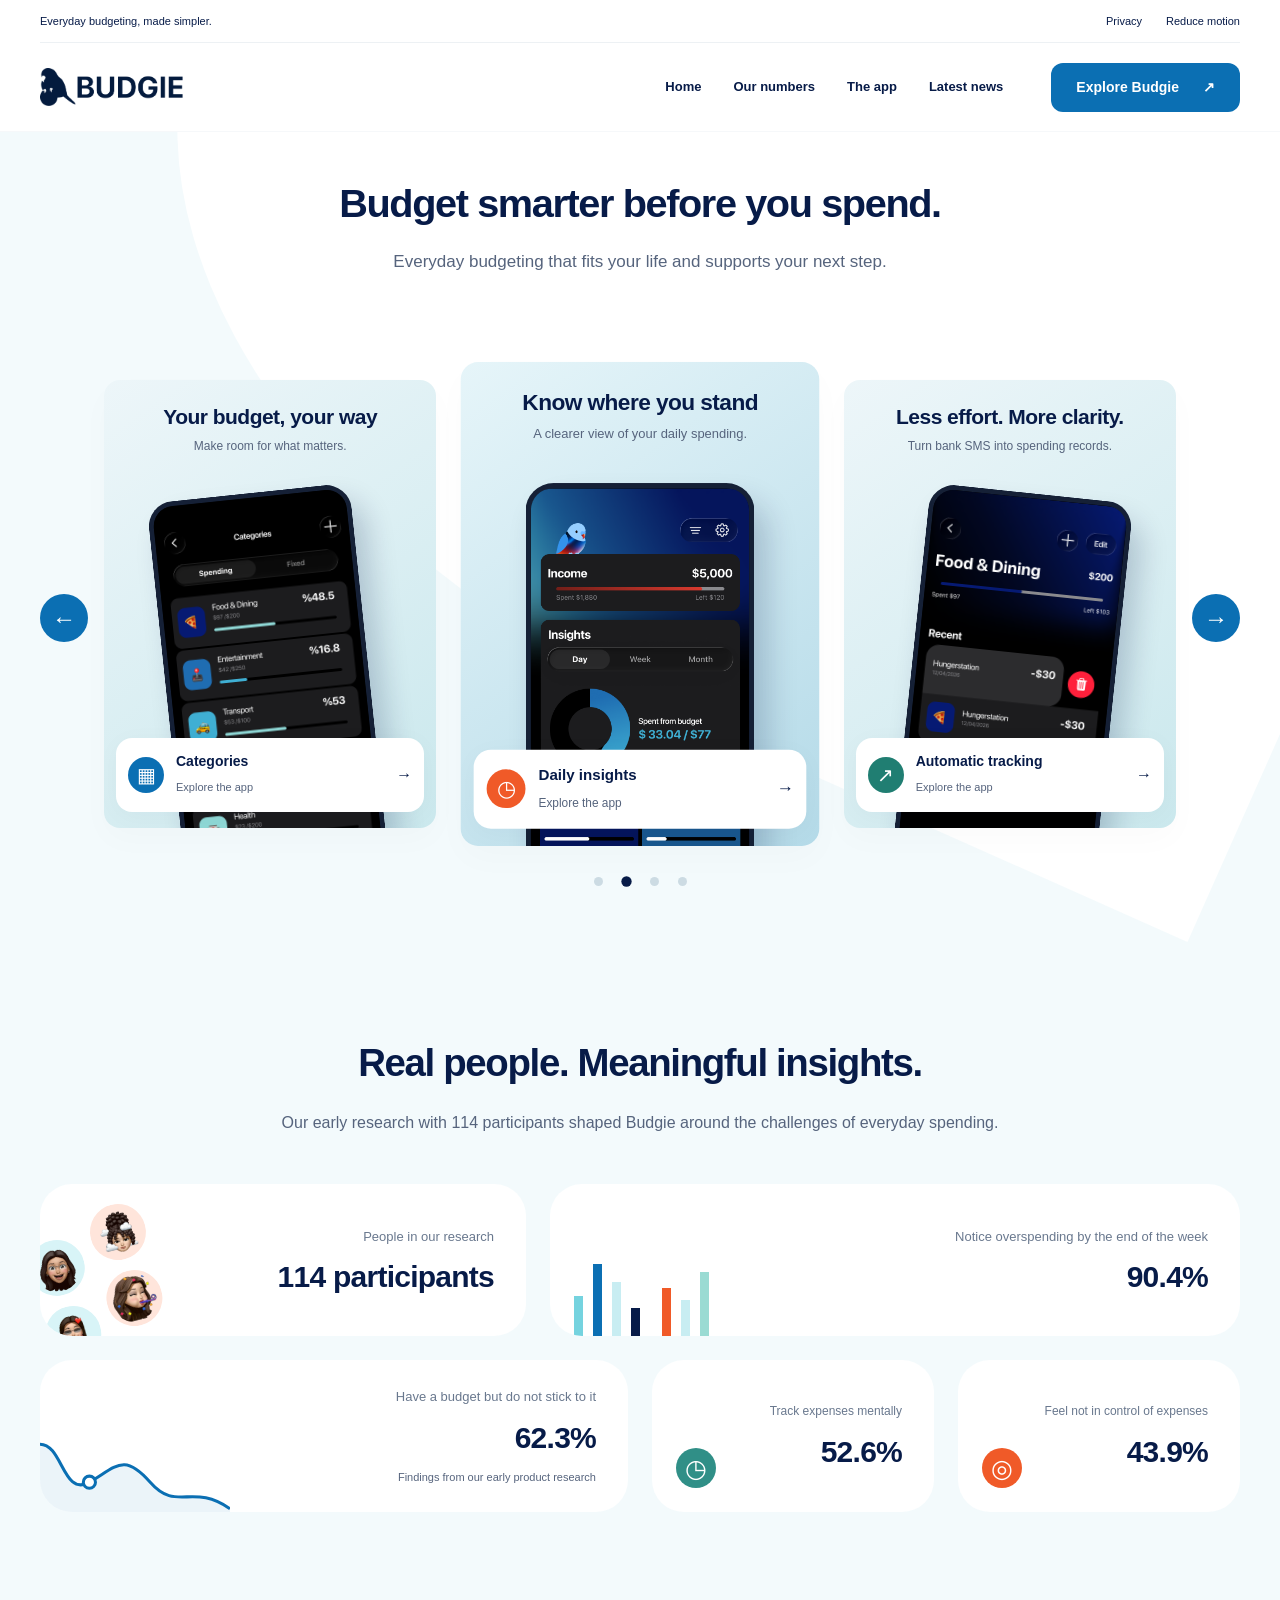
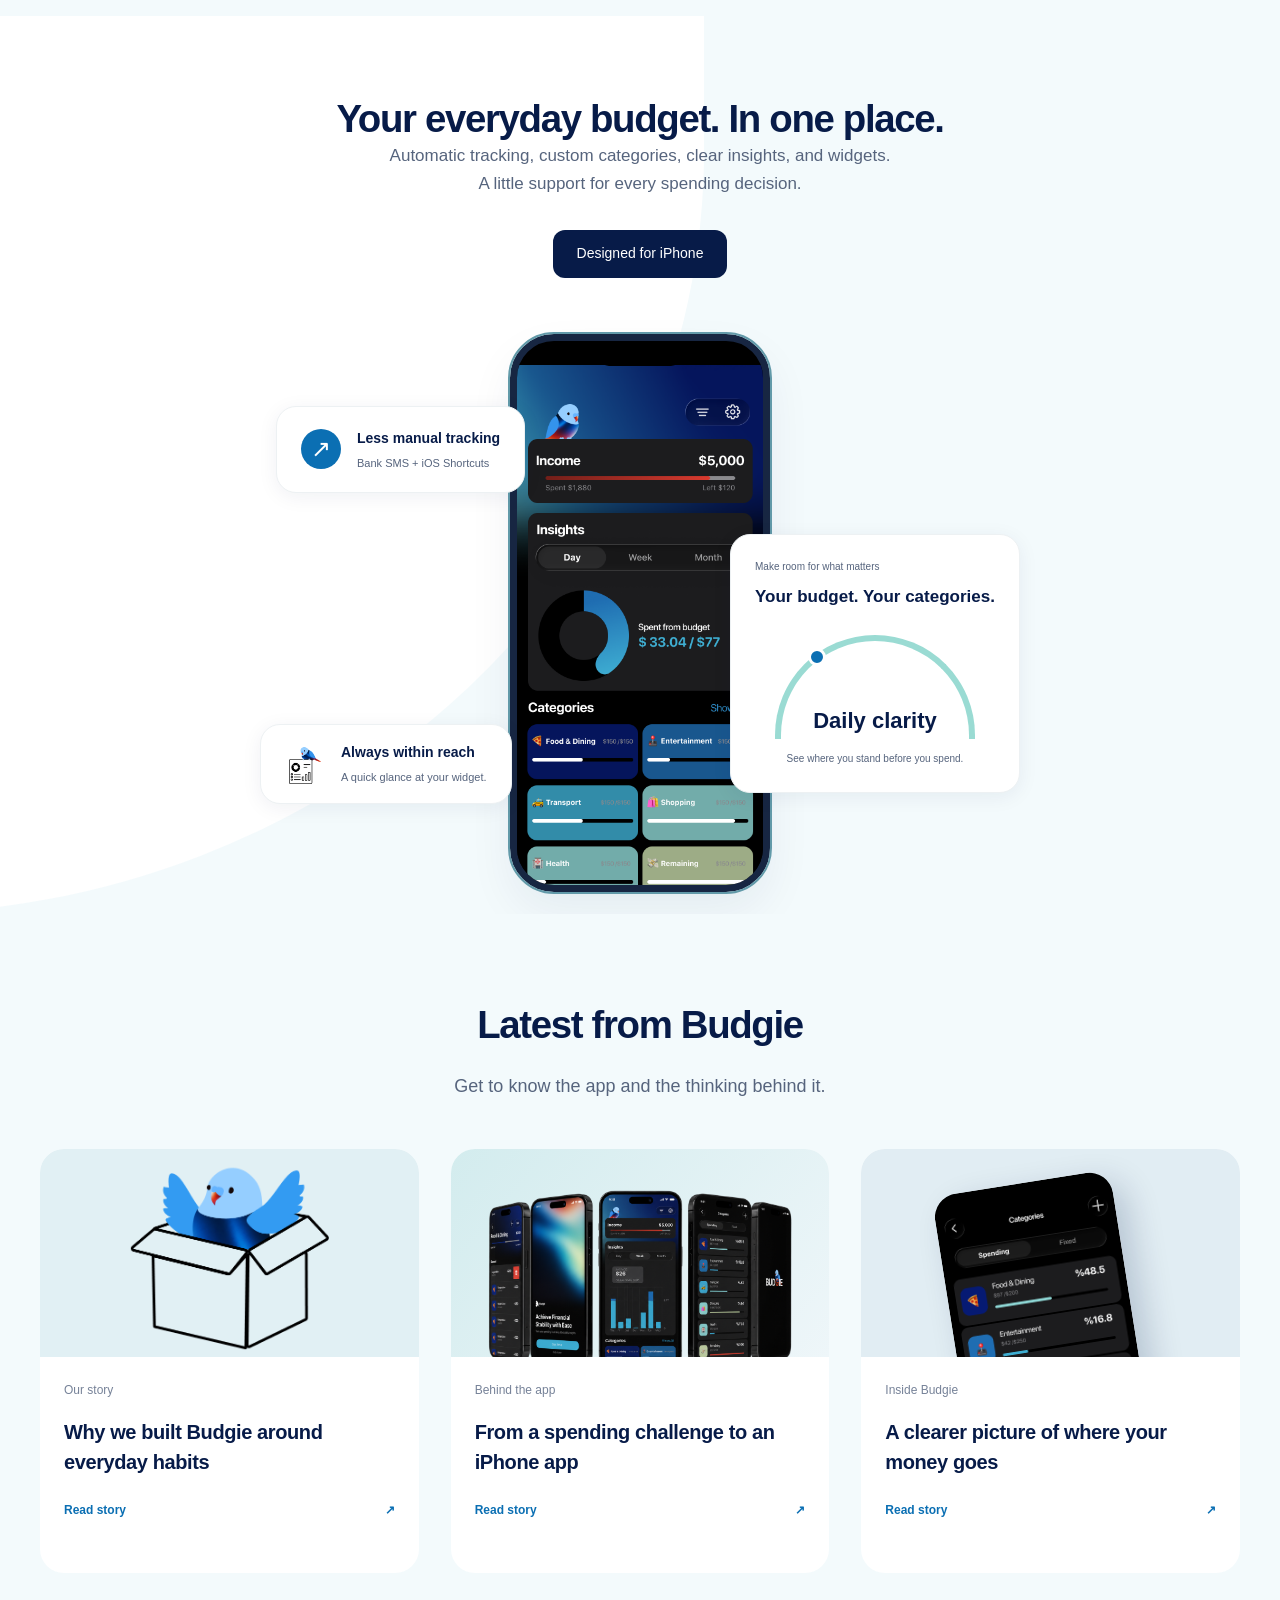
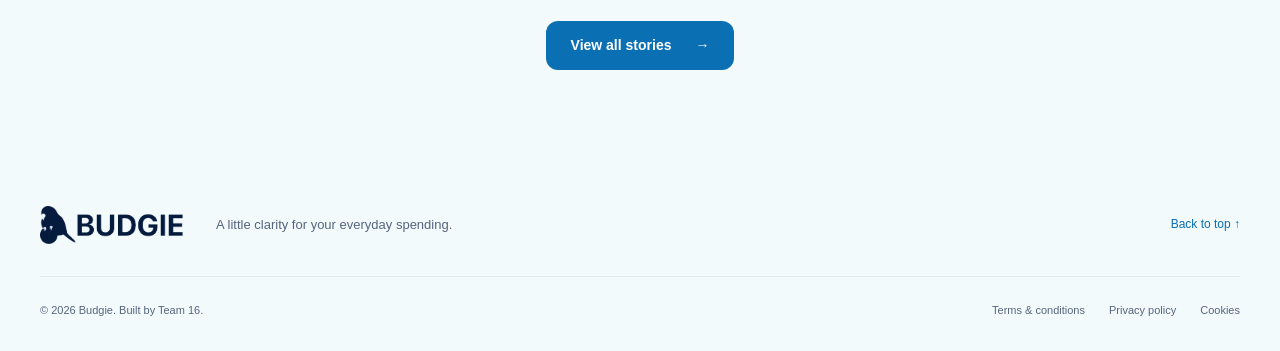
<file: index.html>
<!doctype html>
<html lang="en" id="top">
  <head>
    <meta charset="utf-8" />
    <meta name="viewport" content="width=device-width,initial-scale=1" />
    <title>Budget smarter before you spend — Budgie</title>
    <meta
      name="description"
      content="Discover Budgie, our research, the iPhone app, and our latest product stories."
    />
    <meta name="theme-color" content="#071b48" />
    <link rel="icon" href="images/bird-05.png" />
    <link rel="stylesheet" href="styles.css" />
    <script src="site-config.js" defer></script>
    <script src="site.js" defer></script>
  </head>
  <body>
    <a class="skip-link" href="#main">Skip to content</a>
    <div class="utility-bar">
      <div class="nav-container">
        <span>Everyday budgeting, made simpler.</span>
        <div>
          <a href="privacy.html">Privacy</a
          ><button class="motion-toggle" aria-pressed="false">
            Reduce motion
          </button>
        </div>
      </div>
    </div>
    <header class="site-header">
      <div class="nav-container">
        <a class="brand" href="#home" aria-label="Budgie home"
          ><img
            src="images/budgie-logo.png"
            alt="Budgie"
            width="144"
            height="38" /></a
        ><button
          class="menu-toggle"
          aria-expanded="false"
          aria-controls="primary-nav"
        >
          Menu <span aria-hidden="true">☰</span>
        </button>
        <nav id="primary-nav" aria-label="Main navigation">
          <a href="#home">Home</a><a href="#numbers">Our numbers</a
          ><a href="#app">The app</a><a href="#news">Latest news</a
          ><a class="button" href="#app"
            >Explore Budgie <span aria-hidden="true">↗</span></a
          >
        </nav>
      </div>
    </header>
    <main id="main">
      <section id="home" class="hero-section">
        <div class="container">
          <div class="section-heading">
            <h1>Budget smarter before you spend.</h1>
            <p>
              Everyday budgeting that fits your life and supports your next
              step.
            </p>
          </div>
          <div
            class="hero-carousel"
            role="region"
            aria-roledescription="carousel"
            aria-label="Explore Budgie features"
          >
            <button class="circle carousel-prev" aria-label="Previous feature">
              ←
            </button>
            <div class="hero-stage">
              <article class="hero-card position-left" data-slide="0">
                <div class="hero-card-copy">
                  <h2>Your budget, your way</h2>
                  <p>Make room for what matters.</p>
                </div>
                <div class="phone-preview">
                  <img
                    loading="lazy"
                    src="images/interface-13.png"
                    alt="Budgie categories preview"
                    fetchpriority="auto"
                  />
                </div>
                <a class="card-link" href="#app"
                  ><span class="round-icon" aria-hidden="true">▦</span
                  ><span
                    ><strong>Categories</strong
                    ><small>Explore the app</small></span
                  ><span class="arrow" aria-hidden="true">→</span></a
                >
              </article>
              <article class="hero-card position-center" data-slide="1">
                <div class="hero-card-copy">
                  <h2>Know where you stand</h2>
                  <p>A clearer view of your daily spending.</p>
                </div>
                <div class="phone-preview">
                  <img
                    src="images/interface-09.png"
                    alt="Budgie daily insights preview"
                    fetchpriority="high"
                  />
                </div>
                <a class="card-link" href="#app"
                  ><span class="round-icon" aria-hidden="true">◷</span
                  ><span
                    ><strong>Daily insights</strong
                    ><small>Explore the app</small></span
                  ><span class="arrow" aria-hidden="true">→</span></a
                >
              </article>
              <article class="hero-card position-right" data-slide="2">
                <div class="hero-card-copy">
                  <h2>Less effort. More clarity.</h2>
                  <p>Turn bank SMS into spending records.</p>
                </div>
                <div class="phone-preview">
                  <img
                    loading="lazy"
                    src="images/interface-18.png"
                    alt="Budgie automatic tracking preview"
                    fetchpriority="auto"
                  />
                </div>
                <a class="card-link" href="#app"
                  ><span class="round-icon" aria-hidden="true">↗</span
                  ><span
                    ><strong>Automatic tracking</strong
                    ><small>Explore the app</small></span
                  ><span class="arrow" aria-hidden="true">→</span></a
                >
              </article>
              <article class="hero-card position-hidden" data-slide="3">
                <div class="hero-card-copy">
                  <h2>Stay close to your budget</h2>
                  <p>See your budget without opening the app.</p>
                </div>
                <div class="phone-preview">
                  <img
                    loading="lazy"
                    src="images/feature-widget.png"
                    alt="Budgie widgets preview"
                    fetchpriority="auto"
                  />
                </div>
                <a class="card-link" href="#app"
                  ><span class="round-icon" aria-hidden="true">▦</span
                  ><span
                    ><strong>Widgets</strong
                    ><small>Explore the app</small></span
                  ><span class="arrow" aria-hidden="true">→</span></a
                >
              </article>
            </div>
            <button class="circle carousel-next" aria-label="Next feature">
              →
            </button>
            <div class="carousel-dots">
              <button
                aria-label="Show categories"
                aria-pressed="false"
                data-goto="0"
              ></button
              ><button
                aria-label="Show daily insights"
                aria-pressed="true"
                data-goto="1"
              ></button
              ><button
                aria-label="Show automatic tracking"
                aria-pressed="false"
                data-goto="2"
              ></button
              ><button
                aria-label="Show widgets"
                aria-pressed="false"
                data-goto="3"
              ></button>
            </div>
            <p class="sr-only" id="carousel-status" aria-live="polite"></p>
          </div>
        </div>
      </section>
      <section id="numbers" class="numbers-section">
        <div class="container">
          <div class="section-heading">
            <h2>Real people. Meaningful insights.</h2>
            <p>
              Our early research with 114 participants shaped Budgie around the
              challenges of everyday spending.
            </p>
          </div>
          <div class="metrics-grid">
            <article class="metric people-metric">
              <div class="metric-copy">
                <p>People in our research</p>
                <h3>114 participants</h3>
              </div>
              <div class="metric-art people-art" aria-hidden="true">
                <img src="images/team-abeer.png" alt="" /><img
                  src="images/team-ruba.png"
                  alt=""
                /><img src="images/team-wasan.png" alt="" /><img
                  src="images/team-raghad.png"
                  alt=""
                />
              </div>
            </article>
            <article class="metric awareness-metric">
              <div class="metric-copy">
                <p>Notice overspending by the end of the week</p>
                <h3>90.4%</h3>
              </div>
              <div class="metric-art bars" aria-hidden="true">
                <i></i><i></i><i></i><i></i><i></i><i></i><i></i>
              </div>
            </article>
            <article class="metric habit-metric">
              <div class="metric-copy">
                <p>Have a budget but do not stick to it</p>
                <h3>62.3%</h3>
                <small>Findings from our early product research</small>
              </div>
              <svg
                class="metric-art wave"
                aria-hidden="true"
                viewBox="0 0 250 110"
              >
                <path
                  d="M0 20 C30 20 30 90 65 70 S110 30 145 70 S200 70 250 105"
                  fill="none"
                  stroke="currentColor"
                  stroke-width="4"
                />
                <path
                  d="M0 20 C30 20 30 90 65 70 S110 30 145 70 S200 70 250 105 L250 110H0Z"
                  fill="currentColor"
                  opacity=".08"
                />
                <circle
                  cx="65"
                  cy="70"
                  r="8"
                  fill="white"
                  stroke="currentColor"
                  stroke-width="4"
                />
              </svg>
            </article>
            <article class="metric mental-metric">
              <div class="metric-copy">
                <p>Track expenses mentally</p>
                <h3>52.6%</h3>
              </div>
              <span class="metric-icon" aria-hidden="true">◷</span>
            </article>
            <article class="metric control-metric">
              <div class="metric-copy">
                <p>Feel not in control of expenses</p>
                <h3>43.9%</h3>
              </div>
              <span class="metric-icon orange" aria-hidden="true">◎</span>
            </article>
          </div>
        </div>
      </section>
      <section id="app" class="app-section">
        <div class="container">
          <div class="section-heading">
            <h2>Your everyday budget. In one place.</h2>
            <p>
              Automatic tracking, custom categories, clear insights, and
              widgets.<br />A little support for every spending decision.
            </p>
            <a class="button app-store-link" hidden>Download on the App Store</a
            ><span class="platform-label">Designed for iPhone</span>
          </div>
          <div class="app-composition">
            <div class="app-phone">
              <span class="phone-island" aria-hidden="true"></span
              ><img
                src="images/interface-09.png"
                alt="Budgie dashboard with income, spending insights, and budget categories"
                loading="lazy"
              />
            </div>
            <div class="floating-card tracking-float">
              <span class="float-icon" aria-hidden="true">↗</span>
              <div>
                <strong>Less manual tracking</strong>
                <p>Bank SMS + iOS Shortcuts</p>
              </div>
            </div>
            <div class="floating-card budget-float">
              <small>Make room for what matters</small
              ><strong>Your budget. Your categories.</strong>
              <div class="budget-arc" aria-hidden="true">
                <span>Daily clarity</span>
              </div>
              <p>See where you stand before you spend.</p>
            </div>
            <div class="floating-card widget-float">
              <img src="images/bird-05.png" alt="" />
              <div>
                <strong>Always within reach</strong>
                <p>A quick glance at your widget.</p>
              </div>
            </div>
          </div>
        </div>
      </section>
      <section id="news" class="news-section">
        <div class="container">
          <div class="section-heading">
            <h2>Latest from Budgie</h2>
            <p>Get to know the app and the thinking behind it.</p>
          </div>
          <div class="news-grid">
            <article class="news-card">
              <button
                class="news-open"
                data-story="research-story"
                aria-haspopup="dialog"
              >
                <div class="news-image bird-news">
                  <img src="images/box-bird.png" alt="" loading="lazy" />
                </div>
                <div class="news-copy">
                  <p>Our story</p>
                  <h3>Why we built Budgie around everyday habits</h3>
                  <span>Read story <b aria-hidden="true">↗</b></span>
                </div>
              </button>
            </article>
            <article class="news-card">
              <button
                class="news-open"
                data-story="development-story"
                aria-haspopup="dialog"
              >
                <div class="news-image app-news">
                  <img src="images/budgie-mockup.png" alt="" loading="lazy" />
                </div>
                <div class="news-copy">
                  <p>Behind the app</p>
                  <h3>From a spending challenge to an iPhone app</h3>
                  <span>Read story <b aria-hidden="true">↗</b></span>
                </div>
              </button>
            </article>
            <article class="news-card">
              <button
                class="news-open"
                data-story="features-story"
                aria-haspopup="dialog"
              >
                <div class="news-image screen-news">
                  <img src="images/interface-13.png" alt="" loading="lazy" />
                </div>
                <div class="news-copy">
                  <p>Inside Budgie</p>
                  <h3>A clearer picture of where your money goes</h3>
                  <span>Read story <b aria-hidden="true">↗</b></span>
                </div>
              </button>
            </article>
          </div>
          <div class="news-action">
            <button
              class="button"
              data-story="all-stories"
              aria-haspopup="dialog"
            >
              View all stories <span aria-hidden="true">→</span>
            </button>
          </div>
        </div>
      </section>
    </main>
    <footer>
      <div class="container">
        <div class="footer-top">
          <a class="brand" href="index.html"
            ><img
              src="images/budgie-logo.png"
              alt="Budgie"
              width="144"
              height="38"
          /></a>
          <p>A little clarity for your everyday spending.</p>
          <a href="#top">Back to top ↑</a>
        </div>
        <div class="footer-bottom">
          <span>© <span id="year">2026</span> Budgie. Built by Team 16.</span>
          <nav aria-label="Legal">
            <a href="terms.html">Terms &amp; conditions</a
            ><a href="privacy.html">Privacy policy</a
            ><a href="cookies.html">Cookies</a>
          </nav>
        </div>
      </div>
    </footer>
    <dialog
      class="story-dialog"
      id="research-story"
      aria-labelledby="research-story-title"
    >
      <button class="dialog-close" aria-label="Close story">×</button>
      <p class="eyebrow">Our story</p>
      <h2 id="research-story-title">
        Why we built Budgie around everyday habits
      </h2>
      <img
        class="story-image bird-news"
        src="images/box-bird.png"
        alt="Budgie our story"
        loading="lazy"
      />
      <p>
        Managing money is not always difficult because people do not care.
        Tracking expenses takes effort, spending decisions happen quickly, and
        overspending can become clear only after the money is gone. Budgie was
        created for adults in Saudi Arabia who want greater consistency and
        awareness in their daily spending. Our early research with 114
        participants helped shape a simple, low-effort budgeting experience.
      </p>
    </dialog>
    <dialog
      class="story-dialog"
      id="development-story"
      aria-labelledby="development-story-title"
    >
      <button class="dialog-close" aria-label="Close story">×</button>
      <p class="eyebrow">Behind the app</p>
      <h2 id="development-story-title">
        From a spending challenge to an iPhone app
      </h2>
      <img
        class="story-image app-news"
        src="images/budgie-mockup.png"
        alt="Budgie behind the app"
        loading="lazy"
      />
      <p>
        Team 16 brought research, design, and development together to build
        Budgie. The interface uses SwiftUI, with iOS Shortcuts supporting bank
        SMS transaction imports. We focused on clear categories, daily spending
        insights, and widgets that help make budgeting part of an everyday
        routine.
      </p>
    </dialog>
    <dialog
      class="story-dialog"
      id="features-story"
      aria-labelledby="features-story-title"
    >
      <button class="dialog-close" aria-label="Close story">×</button>
      <p class="eyebrow">Inside Budgie</p>
      <h2 id="features-story-title">
        A clearer picture of where your money goes
      </h2>
      <img
        class="story-image screen-news"
        src="images/interface-13.png"
        alt="Budgie inside budgie"
        loading="lazy"
      />
      <p>
        Budgie combines customizable budgets, spending categories, automatic
        tracking through iOS Shortcuts, and daily, weekly, and monthly insights.
        Widgets offer quick budget visibility without opening the app. The goal
        is to help you understand your spending and approach your next purchase
        with greater awareness.
      </p>
    </dialog>
    <dialog
      class="story-dialog"
      id="all-stories"
      aria-labelledby="all-stories-title"
    >
      <button class="dialog-close" aria-label="Close stories">×</button>
      <p class="eyebrow">Budgie journal</p>
      <h2 id="all-stories-title">Our latest stories</h2>
      <article class="story-summary">
        <p class="eyebrow">Our story</p>
        <h3>Why we built Budgie around everyday habits</h3>
        <p>
          Managing money is not always difficult because people do not care.
          Tracking expenses takes effort, spending decisions happen quickly, and
          overspending can become clear only after the money is gone. Budgie was
          created for adults in Saudi Arabia who want greater consistency and
          awareness in their daily spending. Our early research with 114
          participants helped shape a simple, low-effort budgeting experience.
        </p>
      </article>
      <article class="story-summary">
        <p class="eyebrow">Behind the app</p>
        <h3>From a spending challenge to an iPhone app</h3>
        <p>
          Team 16 brought research, design, and development together to build
          Budgie. The interface uses SwiftUI, with iOS Shortcuts supporting bank
          SMS transaction imports. We focused on clear categories, daily
          spending insights, and widgets that help make budgeting part of an
          everyday routine.
        </p>
      </article>
      <article class="story-summary">
        <p class="eyebrow">Inside Budgie</p>
        <h3>A clearer picture of where your money goes</h3>
        <p>
          Budgie combines customizable budgets, spending categories, automatic
          tracking through iOS Shortcuts, and daily, weekly, and monthly
          insights. Widgets offer quick budget visibility without opening the
          app. The goal is to help you understand your spending and approach
          your next purchase with greater awareness.
        </p>
      </article>
    </dialog>
  </body>
</html>
</file>
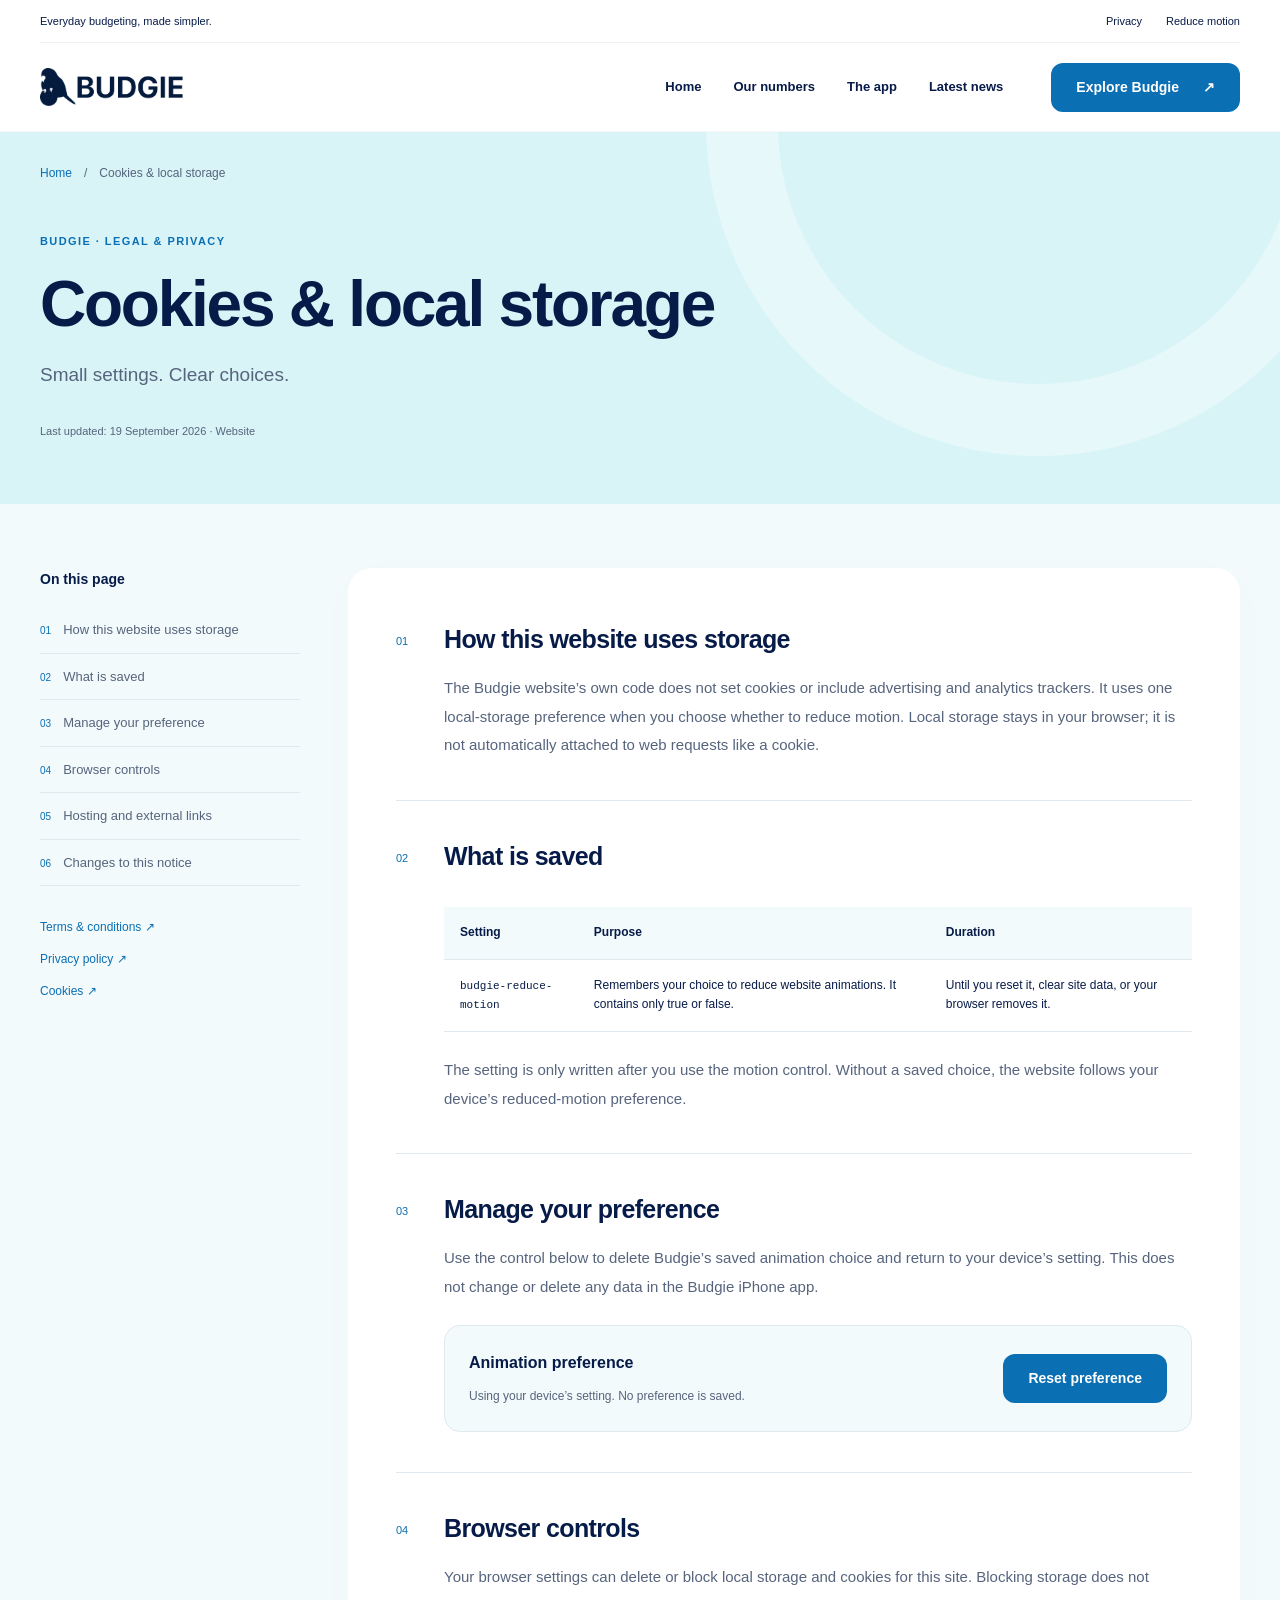
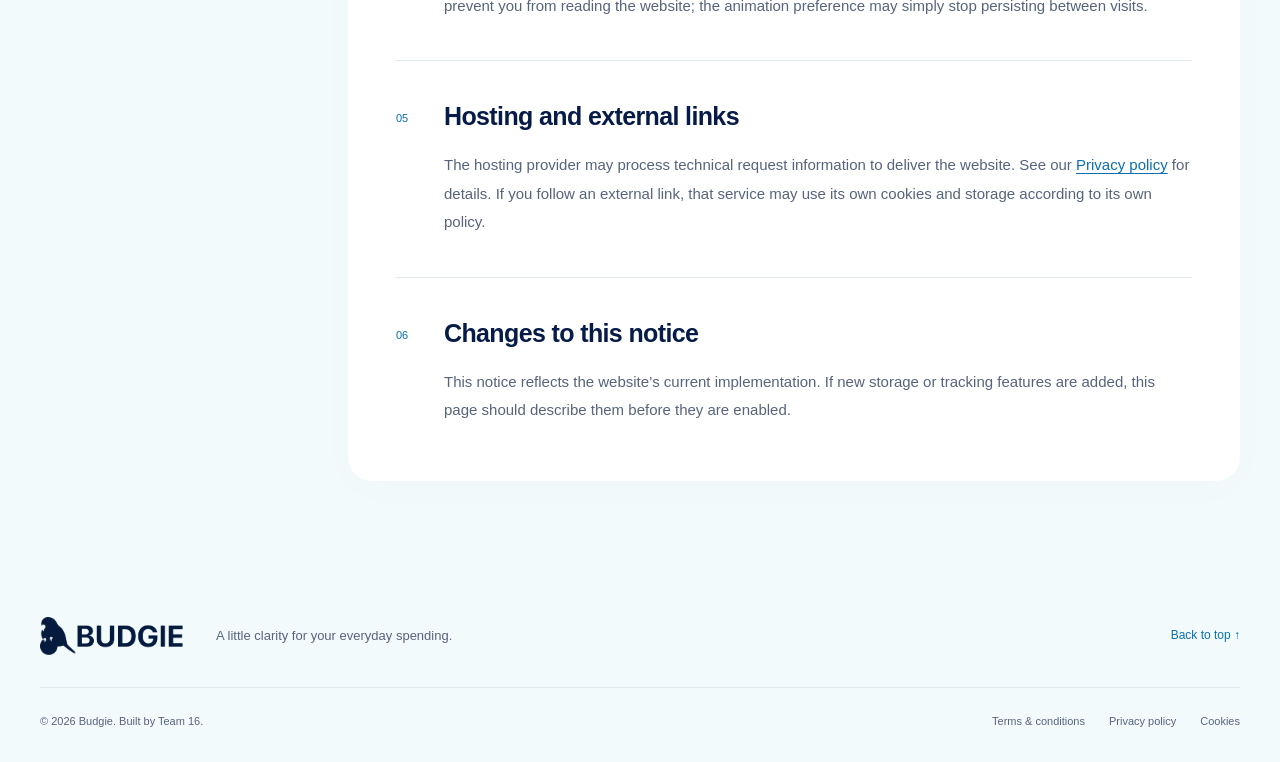
<file: cookies.html>
<!doctype html>
<html lang="en" id="top">
  <head>
    <meta charset="utf-8" />
    <meta name="viewport" content="width=device-width,initial-scale=1" />
    <title>Cookies & local storage — Budgie</title>
    <meta name="description" content="Small settings. Clear choices." />
    <meta name="theme-color" content="#071b48" />
    <link rel="icon" href="images/bird-05.png" />
    <link rel="stylesheet" href="styles.css" />
    <script src="site-config.js" defer></script>
    <script src="site.js" defer></script>
  </head>
  <body>
    <a class="skip-link" href="#main">Skip to content</a>
    <div class="utility-bar">
      <div class="nav-container">
        <span>Everyday budgeting, made simpler.</span>
        <div>
          <a href="privacy.html">Privacy</a
          ><button class="motion-toggle" aria-pressed="false">
            Reduce motion
          </button>
        </div>
      </div>
    </div>
    <header class="site-header">
      <div class="nav-container">
        <a class="brand" href="index.html" aria-label="Budgie home"
          ><img
            src="images/budgie-logo.png"
            alt="Budgie"
            width="144"
            height="38" /></a
        ><button
          class="menu-toggle"
          aria-expanded="false"
          aria-controls="primary-nav"
        >
          Menu <span aria-hidden="true">☰</span>
        </button>
        <nav id="primary-nav" aria-label="Main navigation">
          <a href="index.html#home">Home</a
          ><a href="index.html#numbers">Our numbers</a
          ><a href="index.html#app">The app</a
          ><a href="index.html#news">Latest news</a
          ><a class="button" href="index.html#app"
            >Explore Budgie <span aria-hidden="true">↗</span></a
          >
        </nav>
      </div>
    </header>
    <main id="main" class="policy-main">
      <section class="policy-hero">
        <div class="container">
          <nav class="breadcrumb" aria-label="Breadcrumb">
            <a href="index.html">Home</a><span aria-hidden="true">/</span
            ><span>Cookies & local storage</span>
          </nav>
          <p class="eyebrow">Budgie · Legal &amp; privacy</p>
          <h1>Cookies & local storage</h1>
          <p>Small settings. Clear choices.</p>
          <span class="updated">Last updated: 19 September 2026 · Website</span>
        </div>
      </section>
      <div class="container policy-layout">
        <aside class="policy-toc">
          <p>On this page</p>
          <nav aria-label="Page contents">
            <a href="#overview"><span>01</span>How this website uses storage</a
            ><a href="#stored"><span>02</span>What is saved</a
            ><a href="#manage"><span>03</span>Manage your preference</a
            ><a href="#browser"><span>04</span>Browser controls</a
            ><a href="#external"><span>05</span>Hosting and external links</a
            ><a href="#updates"><span>06</span>Changes to this notice</a>
          </nav>
          <div class="policy-other">
            <a href="terms.html">Terms &amp; conditions ↗</a
            ><a href="privacy.html">Privacy policy ↗</a
            ><a href="cookies.html">Cookies ↗</a>
          </div>
        </aside>
        <div class="policy-paper">
          <section class="policy-section" id="overview">
            <span class="policy-number">01</span>
            <div>
              <h2>How this website uses storage</h2>
              <p>
                The Budgie website’s own code does not set cookies or include
                advertising and analytics trackers. It uses one local-storage
                preference when you choose whether to reduce motion. Local
                storage stays in your browser; it is not automatically attached
                to web requests like a cookie.
              </p>
            </div>
          </section>
          <section class="policy-section" id="stored">
            <span class="policy-number">02</span>
            <div>
              <h2>What is saved</h2>
              <div class="table-wrap">
                <table>
                  <thead>
                    <tr>
                      <th>Setting</th>
                      <th>Purpose</th>
                      <th>Duration</th>
                    </tr>
                  </thead>
                  <tbody>
                    <tr>
                      <td><code>budgie-reduce-motion</code></td>
                      <td>
                        Remembers your choice to reduce website animations. It
                        contains only true or false.
                      </td>
                      <td>
                        Until you reset it, clear site data, or your browser
                        removes it.
                      </td>
                    </tr>
                  </tbody>
                </table>
              </div>
              <p>
                The setting is only written after you use the motion control.
                Without a saved choice, the website follows your device’s
                reduced-motion preference.
              </p>
            </div>
          </section>
          <section class="policy-section" id="manage">
            <span class="policy-number">03</span>
            <div>
              <h2>Manage your preference</h2>
              <p>
                Use the control below to delete Budgie’s saved animation choice
                and return to your device’s setting. This does not change or
                delete any data in the Budgie iPhone app.
              </p>
              <div class="preference-control">
                <div>
                  <strong>Animation preference</strong>
                  <p id="preference-status" role="status">
                    Your browser’s setting is used unless you have saved a
                    choice.
                  </p>
                </div>
                <button class="button" id="reset-preference">
                  Reset preference
                </button>
              </div>
              <noscript
                ><p>
                  Enable JavaScript to use this reset button, or clear this
                  website’s stored data in your browser settings.
                </p></noscript
              >
            </div>
          </section>
          <section class="policy-section" id="browser">
            <span class="policy-number">04</span>
            <div>
              <h2>Browser controls</h2>
              <p>
                Your browser settings can delete or block local storage and
                cookies for this site. Blocking storage does not prevent you
                from reading the website; the animation preference may simply
                stop persisting between visits.
              </p>
            </div>
          </section>
          <section class="policy-section" id="external">
            <span class="policy-number">05</span>
            <div>
              <h2>Hosting and external links</h2>
              <p>
                The hosting provider may process technical request information
                to deliver the website. See our
                <a href="privacy.html#hosting">Privacy policy</a> for details.
                If you follow an external link, that service may use its own
                cookies and storage according to its own policy.
              </p>
            </div>
          </section>
          <section class="policy-section" id="updates">
            <span class="policy-number">06</span>
            <div>
              <h2>Changes to this notice</h2>
              <p>
                This notice reflects the website’s current implementation. If
                new storage or tracking features are added, this page should
                describe them before they are enabled.
              </p>
            </div>
          </section>
        </div>
      </div>
    </main>
    <footer>
      <div class="container">
        <div class="footer-top">
          <a class="brand" href="index.html"
            ><img
              src="images/budgie-logo.png"
              alt="Budgie"
              width="144"
              height="38"
          /></a>
          <p>A little clarity for your everyday spending.</p>
          <a href="#top">Back to top ↑</a>
        </div>
        <div class="footer-bottom">
          <span>© <span id="year">2026</span> Budgie. Built by Team 16.</span>
          <nav aria-label="Legal">
            <a href="terms.html">Terms &amp; conditions</a
            ><a href="privacy.html">Privacy policy</a
            ><a href="cookies.html">Cookies</a>
          </nav>
        </div>
      </div>
    </footer>
  </body>
</html>
</file>
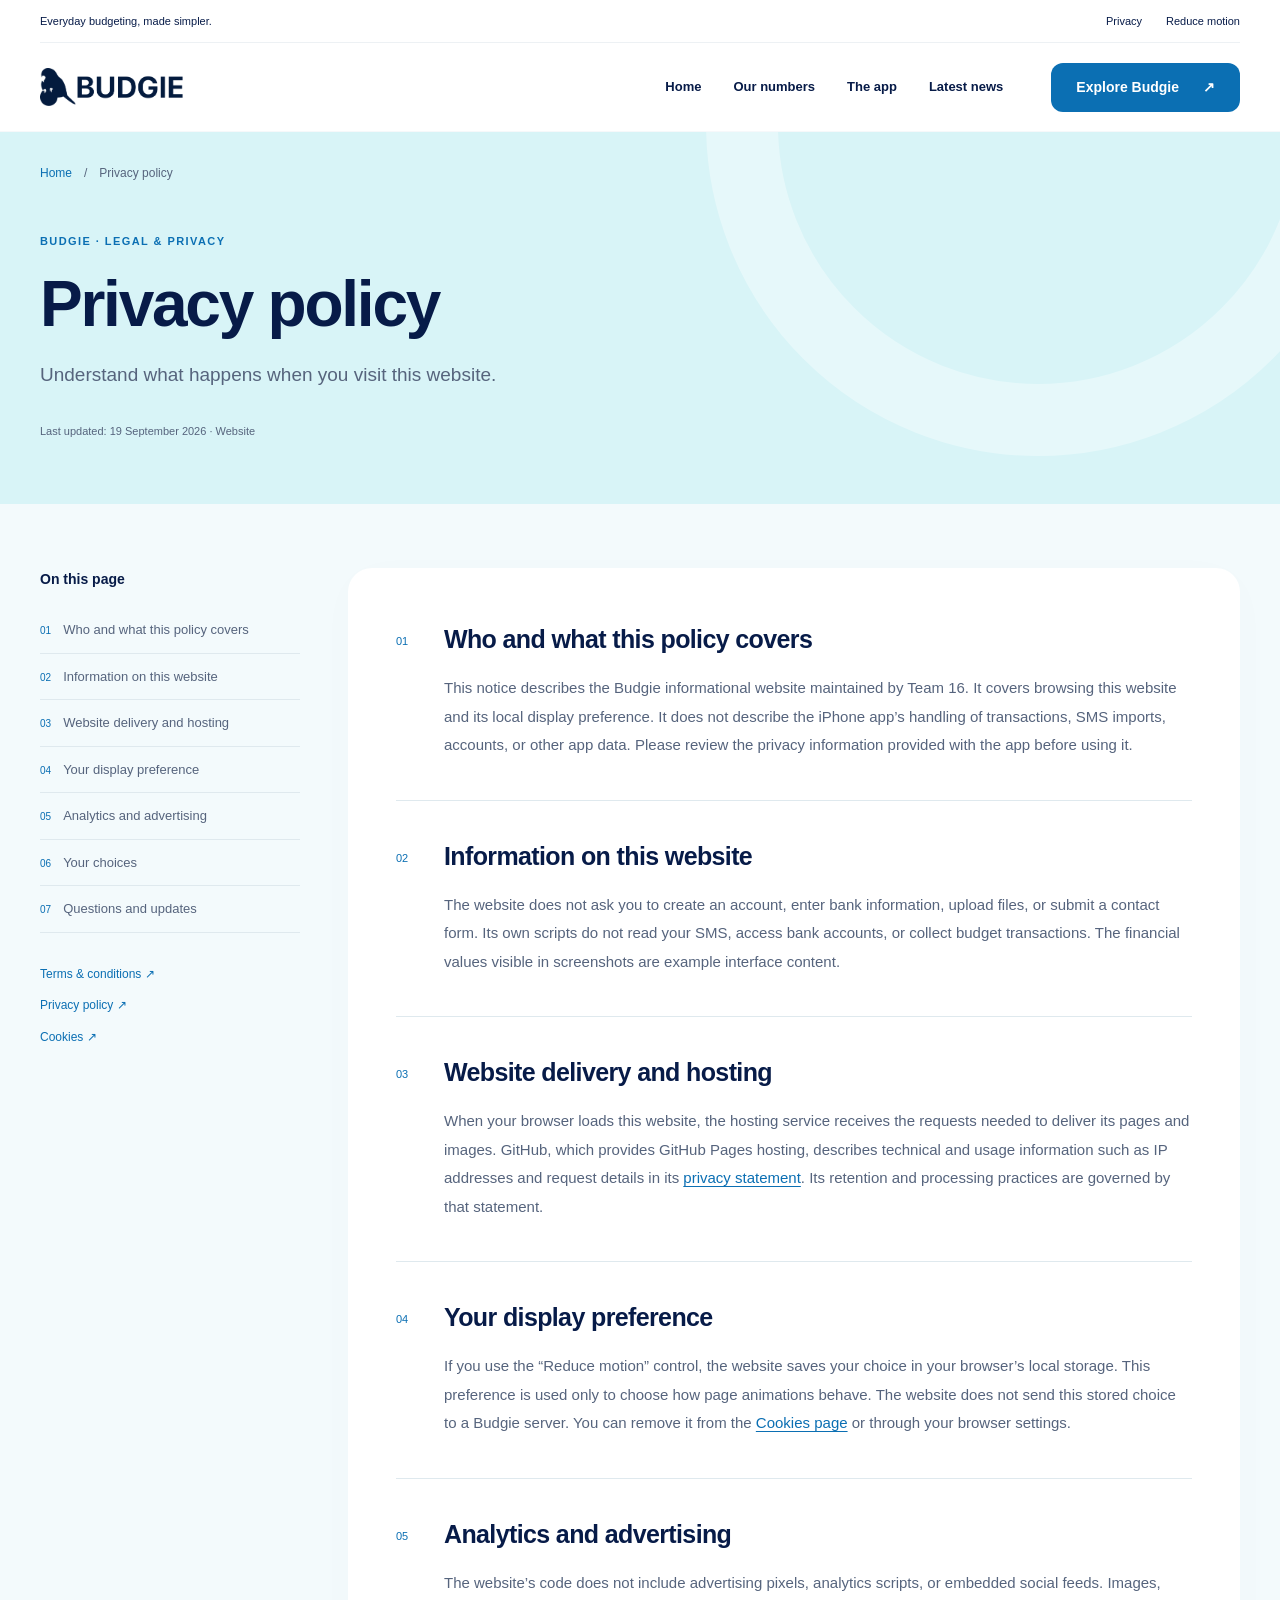
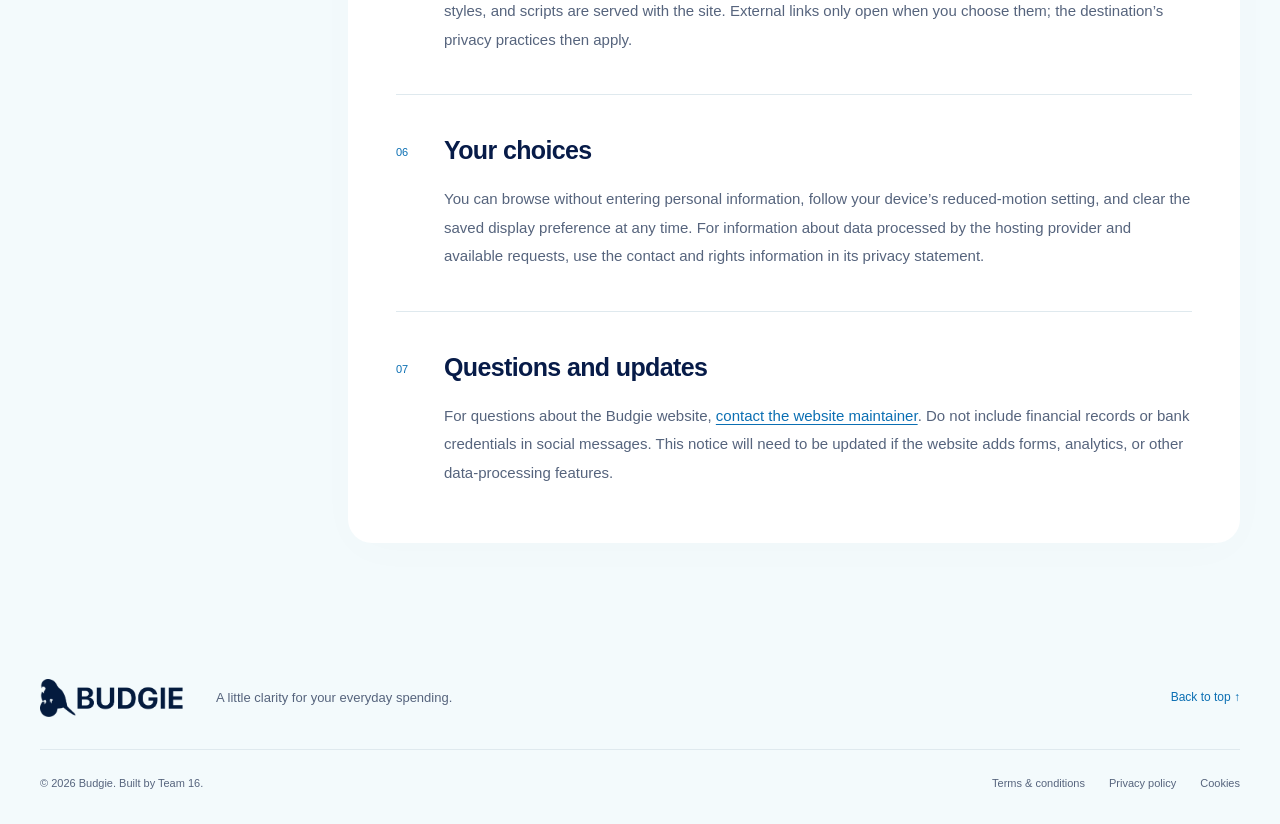
<file: privacy.html>
<!doctype html>
<html lang="en" id="top">
  <head>
    <meta charset="utf-8" />
    <meta name="viewport" content="width=device-width,initial-scale=1" />
    <title>Privacy policy — Budgie</title>
    <meta
      name="description"
      content="Understand what happens when you visit this website."
    />
    <meta name="theme-color" content="#071b48" />
    <link rel="icon" href="images/bird-05.png" />
    <link rel="stylesheet" href="styles.css" />
    <script src="site-config.js" defer></script>
    <script src="site.js" defer></script>
  </head>
  <body>
    <a class="skip-link" href="#main">Skip to content</a>
    <div class="utility-bar">
      <div class="nav-container">
        <span>Everyday budgeting, made simpler.</span>
        <div>
          <a href="privacy.html">Privacy</a
          ><button class="motion-toggle" aria-pressed="false">
            Reduce motion
          </button>
        </div>
      </div>
    </div>
    <header class="site-header">
      <div class="nav-container">
        <a class="brand" href="index.html" aria-label="Budgie home"
          ><img
            src="images/budgie-logo.png"
            alt="Budgie"
            width="144"
            height="38" /></a
        ><button
          class="menu-toggle"
          aria-expanded="false"
          aria-controls="primary-nav"
        >
          Menu <span aria-hidden="true">☰</span>
        </button>
        <nav id="primary-nav" aria-label="Main navigation">
          <a href="index.html#home">Home</a
          ><a href="index.html#numbers">Our numbers</a
          ><a href="index.html#app">The app</a
          ><a href="index.html#news">Latest news</a
          ><a class="button" href="index.html#app"
            >Explore Budgie <span aria-hidden="true">↗</span></a
          >
        </nav>
      </div>
    </header>
    <main id="main" class="policy-main">
      <section class="policy-hero">
        <div class="container">
          <nav class="breadcrumb" aria-label="Breadcrumb">
            <a href="index.html">Home</a><span aria-hidden="true">/</span
            ><span>Privacy policy</span>
          </nav>
          <p class="eyebrow">Budgie · Legal &amp; privacy</p>
          <h1>Privacy policy</h1>
          <p>Understand what happens when you visit this website.</p>
          <span class="updated">Last updated: 19 September 2026 · Website</span>
        </div>
      </section>
      <div class="container policy-layout">
        <aside class="policy-toc">
          <p>On this page</p>
          <nav aria-label="Page contents">
            <a href="#scope"><span>01</span>Who and what this policy covers</a
            ><a href="#data"><span>02</span>Information on this website</a
            ><a href="#hosting"><span>03</span>Website delivery and hosting</a
            ><a href="#preferences"><span>04</span>Your display preference</a
            ><a href="#analytics"><span>05</span>Analytics and advertising</a
            ><a href="#choices"><span>06</span>Your choices</a
            ><a href="#contact"><span>07</span>Questions and updates</a>
          </nav>
          <div class="policy-other">
            <a href="terms.html">Terms &amp; conditions ↗</a
            ><a href="privacy.html">Privacy policy ↗</a
            ><a href="cookies.html">Cookies ↗</a>
          </div>
        </aside>
        <div class="policy-paper">
          <section class="policy-section" id="scope">
            <span class="policy-number">01</span>
            <div>
              <h2>Who and what this policy covers</h2>
              <p>
                This notice describes the Budgie informational website
                maintained by Team 16. It covers browsing this website and its
                local display preference. It does not describe the iPhone app’s
                handling of transactions, SMS imports, accounts, or other app
                data. Please review the privacy information provided with the
                app before using it.
              </p>
            </div>
          </section>
          <section class="policy-section" id="data">
            <span class="policy-number">02</span>
            <div>
              <h2>Information on this website</h2>
              <p>
                The website does not ask you to create an account, enter bank
                information, upload files, or submit a contact form. Its own
                scripts do not read your SMS, access bank accounts, or collect
                budget transactions. The financial values visible in screenshots
                are example interface content.
              </p>
            </div>
          </section>
          <section class="policy-section" id="hosting">
            <span class="policy-number">03</span>
            <div>
              <h2>Website delivery and hosting</h2>
              <p>
                When your browser loads this website, the hosting service
                receives the requests needed to deliver its pages and images.
                GitHub, which provides GitHub Pages hosting, describes technical
                and usage information such as IP addresses and request details
                in its
                <a
                  href="https://docs.github.com/en/site-policy/privacy-policies/github-general-privacy-statement"
                  target="_blank"
                  rel="noopener noreferrer"
                  >privacy statement</a
                >. Its retention and processing practices are governed by that
                statement.
              </p>
            </div>
          </section>
          <section class="policy-section" id="preferences">
            <span class="policy-number">04</span>
            <div>
              <h2>Your display preference</h2>
              <p>
                If you use the “Reduce motion” control, the website saves your
                choice in your browser’s local storage. This preference is used
                only to choose how page animations behave. The website does not
                send this stored choice to a Budgie server. You can remove it
                from the <a href="cookies.html#manage">Cookies page</a> or
                through your browser settings.
              </p>
            </div>
          </section>
          <section class="policy-section" id="analytics">
            <span class="policy-number">05</span>
            <div>
              <h2>Analytics and advertising</h2>
              <p>
                The website’s code does not include advertising pixels,
                analytics scripts, or embedded social feeds. Images, styles, and
                scripts are served with the site. External links only open when
                you choose them; the destination’s privacy practices then apply.
              </p>
            </div>
          </section>
          <section class="policy-section" id="choices">
            <span class="policy-number">06</span>
            <div>
              <h2>Your choices</h2>
              <p>
                You can browse without entering personal information, follow
                your device’s reduced-motion setting, and clear the saved
                display preference at any time. For information about data
                processed by the hosting provider and available requests, use
                the contact and rights information in its privacy statement.
              </p>
            </div>
          </section>
          <section class="policy-section" id="contact">
            <span class="policy-number">07</span>
            <div>
              <h2>Questions and updates</h2>
              <p>
                For questions about the Budgie website,
                <a
                  href="https://www.linkedin.com/in/ruba-alghamdi-a92981314/"
                  target="_blank"
                  rel="noopener noreferrer"
                  >contact the website maintainer</a
                >. Do not include financial records or bank credentials in
                social messages. This notice will need to be updated if the
                website adds forms, analytics, or other data-processing
                features.
              </p>
            </div>
          </section>
        </div>
      </div>
    </main>
    <footer>
      <div class="container">
        <div class="footer-top">
          <a class="brand" href="index.html"
            ><img
              src="images/budgie-logo.png"
              alt="Budgie"
              width="144"
              height="38"
          /></a>
          <p>A little clarity for your everyday spending.</p>
          <a href="#top">Back to top ↑</a>
        </div>
        <div class="footer-bottom">
          <span>© <span id="year">2026</span> Budgie. Built by Team 16.</span>
          <nav aria-label="Legal">
            <a href="terms.html">Terms &amp; conditions</a
            ><a href="privacy.html">Privacy policy</a
            ><a href="cookies.html">Cookies</a>
          </nav>
        </div>
      </div>
    </footer>
  </body>
</html>
</file>
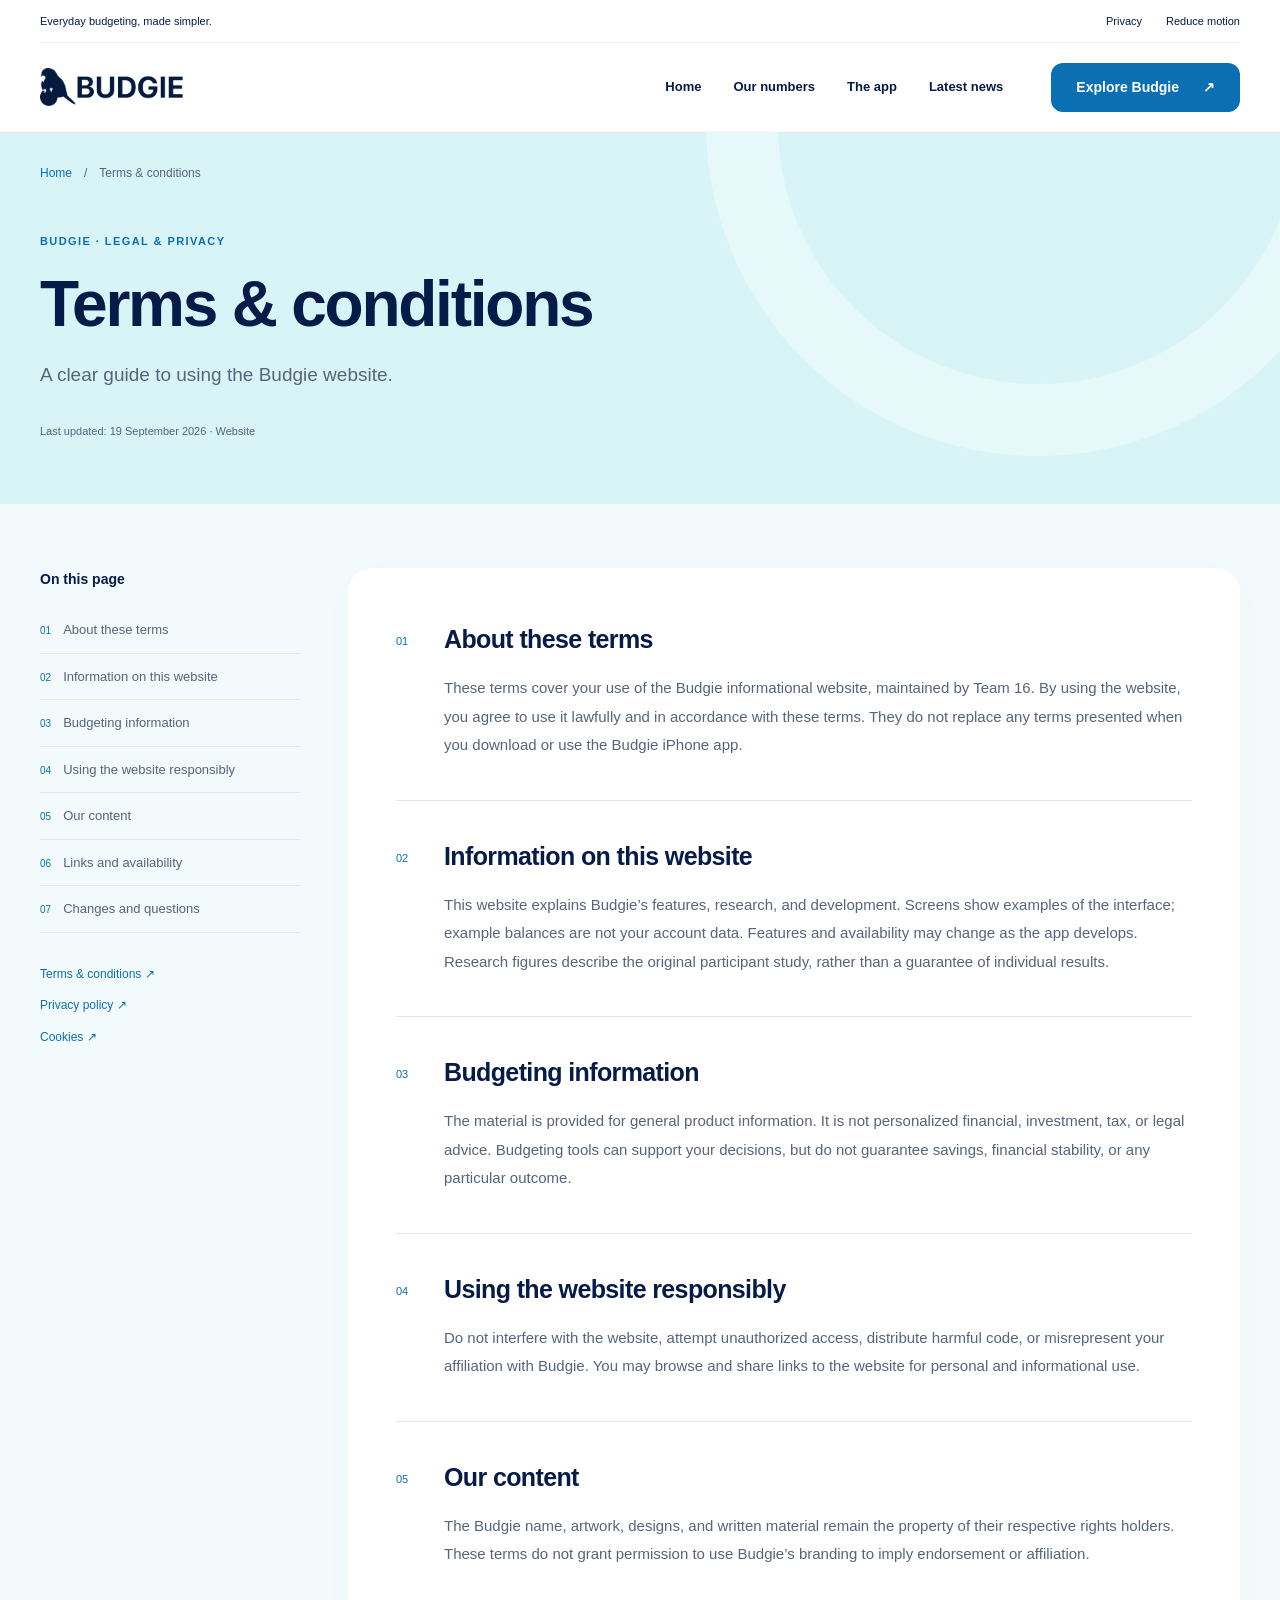
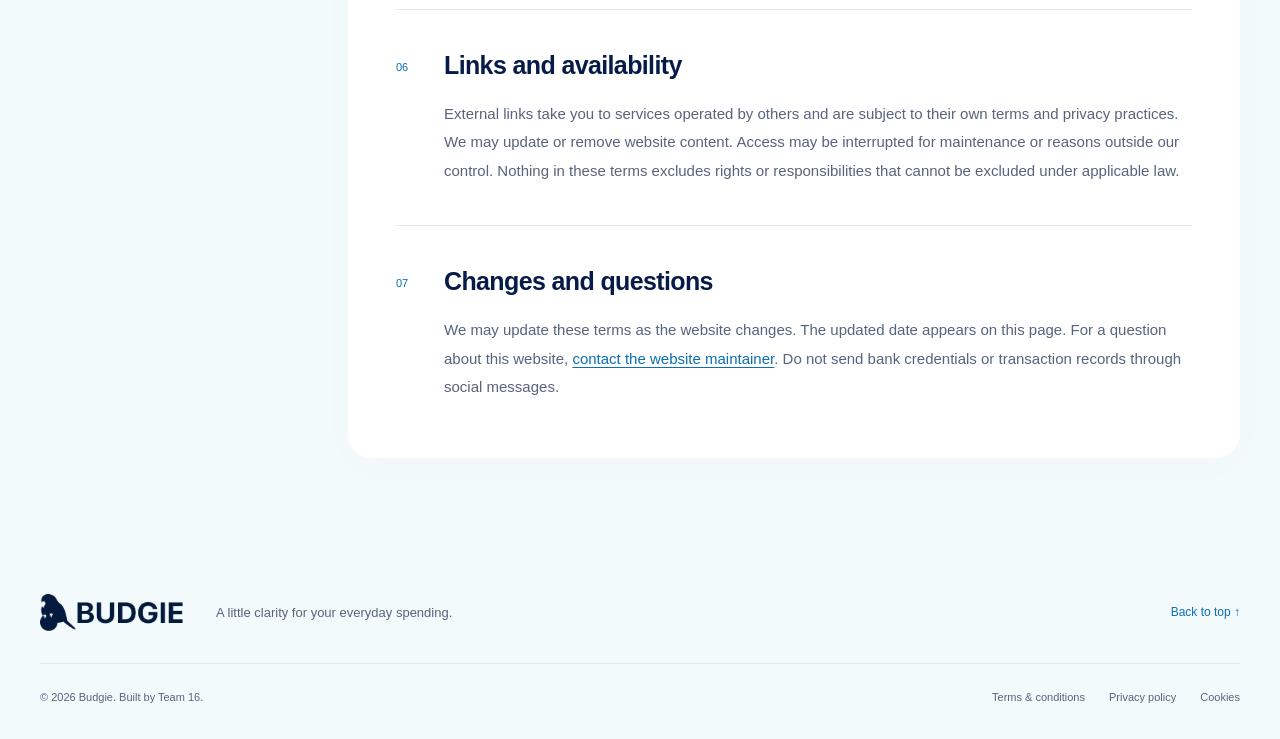
<file: terms.html>
<!doctype html>
<html lang="en" id="top">
  <head>
    <meta charset="utf-8" />
    <meta name="viewport" content="width=device-width,initial-scale=1" />
    <title>Terms & conditions — Budgie</title>
    <meta
      name="description"
      content="A clear guide to using the Budgie website."
    />
    <meta name="theme-color" content="#071b48" />
    <link rel="icon" href="images/bird-05.png" />
    <link rel="stylesheet" href="styles.css" />
    <script src="site-config.js" defer></script>
    <script src="site.js" defer></script>
  </head>
  <body>
    <a class="skip-link" href="#main">Skip to content</a>
    <div class="utility-bar">
      <div class="nav-container">
        <span>Everyday budgeting, made simpler.</span>
        <div>
          <a href="privacy.html">Privacy</a
          ><button class="motion-toggle" aria-pressed="false">
            Reduce motion
          </button>
        </div>
      </div>
    </div>
    <header class="site-header">
      <div class="nav-container">
        <a class="brand" href="index.html" aria-label="Budgie home"
          ><img
            src="images/budgie-logo.png"
            alt="Budgie"
            width="144"
            height="38" /></a
        ><button
          class="menu-toggle"
          aria-expanded="false"
          aria-controls="primary-nav"
        >
          Menu <span aria-hidden="true">☰</span>
        </button>
        <nav id="primary-nav" aria-label="Main navigation">
          <a href="index.html#home">Home</a
          ><a href="index.html#numbers">Our numbers</a
          ><a href="index.html#app">The app</a
          ><a href="index.html#news">Latest news</a
          ><a class="button" href="index.html#app"
            >Explore Budgie <span aria-hidden="true">↗</span></a
          >
        </nav>
      </div>
    </header>
    <main id="main" class="policy-main">
      <section class="policy-hero">
        <div class="container">
          <nav class="breadcrumb" aria-label="Breadcrumb">
            <a href="index.html">Home</a><span aria-hidden="true">/</span
            ><span>Terms & conditions</span>
          </nav>
          <p class="eyebrow">Budgie · Legal &amp; privacy</p>
          <h1>Terms & conditions</h1>
          <p>A clear guide to using the Budgie website.</p>
          <span class="updated">Last updated: 19 September 2026 · Website</span>
        </div>
      </section>
      <div class="container policy-layout">
        <aside class="policy-toc">
          <p>On this page</p>
          <nav aria-label="Page contents">
            <a href="#about"><span>01</span>About these terms</a
            ><a href="#information"
              ><span>02</span>Information on this website</a
            ><a href="#budgeting"><span>03</span>Budgeting information</a
            ><a href="#use"><span>04</span>Using the website responsibly</a
            ><a href="#content"><span>05</span>Our content</a
            ><a href="#links"><span>06</span>Links and availability</a
            ><a href="#changes"><span>07</span>Changes and questions</a>
          </nav>
          <div class="policy-other">
            <a href="terms.html">Terms &amp; conditions ↗</a
            ><a href="privacy.html">Privacy policy ↗</a
            ><a href="cookies.html">Cookies ↗</a>
          </div>
        </aside>
        <div class="policy-paper">
          <section class="policy-section" id="about">
            <span class="policy-number">01</span>
            <div>
              <h2>About these terms</h2>
              <p>
                These terms cover your use of the Budgie informational website,
                maintained by Team 16. By using the website, you agree to use it
                lawfully and in accordance with these terms. They do not replace
                any terms presented when you download or use the Budgie iPhone
                app.
              </p>
            </div>
          </section>
          <section class="policy-section" id="information">
            <span class="policy-number">02</span>
            <div>
              <h2>Information on this website</h2>
              <p>
                This website explains Budgie’s features, research, and
                development. Screens show examples of the interface; example
                balances are not your account data. Features and availability
                may change as the app develops. Research figures describe the
                original participant study, rather than a guarantee of
                individual results.
              </p>
            </div>
          </section>
          <section class="policy-section" id="budgeting">
            <span class="policy-number">03</span>
            <div>
              <h2>Budgeting information</h2>
              <p>
                The material is provided for general product information. It is
                not personalized financial, investment, tax, or legal advice.
                Budgeting tools can support your decisions, but do not guarantee
                savings, financial stability, or any particular outcome.
              </p>
            </div>
          </section>
          <section class="policy-section" id="use">
            <span class="policy-number">04</span>
            <div>
              <h2>Using the website responsibly</h2>
              <p>
                Do not interfere with the website, attempt unauthorized access,
                distribute harmful code, or misrepresent your affiliation with
                Budgie. You may browse and share links to the website for
                personal and informational use.
              </p>
            </div>
          </section>
          <section class="policy-section" id="content">
            <span class="policy-number">05</span>
            <div>
              <h2>Our content</h2>
              <p>
                The Budgie name, artwork, designs, and written material remain
                the property of their respective rights holders. These terms do
                not grant permission to use Budgie’s branding to imply
                endorsement or affiliation.
              </p>
            </div>
          </section>
          <section class="policy-section" id="links">
            <span class="policy-number">06</span>
            <div>
              <h2>Links and availability</h2>
              <p>
                External links take you to services operated by others and are
                subject to their own terms and privacy practices. We may update
                or remove website content. Access may be interrupted for
                maintenance or reasons outside our control. Nothing in these
                terms excludes rights or responsibilities that cannot be
                excluded under applicable law.
              </p>
            </div>
          </section>
          <section class="policy-section" id="changes">
            <span class="policy-number">07</span>
            <div>
              <h2>Changes and questions</h2>
              <p>
                We may update these terms as the website changes. The updated
                date appears on this page. For a question about this website,
                <a
                  href="https://www.linkedin.com/in/ruba-alghamdi-a92981314/"
                  rel="noopener noreferrer"
                  target="_blank"
                  >contact the website maintainer</a
                >. Do not send bank credentials or transaction records through
                social messages.
              </p>
            </div>
          </section>
        </div>
      </div>
    </main>
    <footer>
      <div class="container">
        <div class="footer-top">
          <a class="brand" href="index.html"
            ><img
              src="images/budgie-logo.png"
              alt="Budgie"
              width="144"
              height="38"
          /></a>
          <p>A little clarity for your everyday spending.</p>
          <a href="#top">Back to top ↑</a>
        </div>
        <div class="footer-bottom">
          <span>© <span id="year">2026</span> Budgie. Built by Team 16.</span>
          <nav aria-label="Legal">
            <a href="terms.html">Terms &amp; conditions</a
            ><a href="privacy.html">Privacy policy</a
            ><a href="cookies.html">Cookies</a>
          </nav>
        </div>
      </div>
    </footer>
  </body>
</html>
</file>
<file: styles.css>
/* Budgie brand tokens. Edit these values to update the whole website. */
:root {
  --navy: #071b48;
  --blue: #0b6fb3;
  --cyan: #75d3df;
  --mint: #9adbd3;
  --orange: #f05a28;
  --pale: #f3fafc;
  --soft: #d8f4f7;
  --text: #071b48;
  --muted: #56647d;
  --border: #dfe9ee;
  --white: #fff;
  --radius: 24px;
  --shadow: 0 20px 48px #071b4810;
  --ease: cubic-bezier(0.2, 0.7, 0.2, 1);
}
* {
  box-sizing: border-box;
}
html {
  scroll-behavior: smooth;
  scroll-padding-top: 112px;
}
body {
  margin: 0;
  font-family: -apple-system, BlinkMacSystemFont, "Segoe UI", Arial, sans-serif;
  color: var(--text);
  background: var(--white);
  font-size: 16px;
  line-height: 1.65;
}
button,
a {
  -webkit-tap-highlight-color: transparent;
}
button {
  font: inherit;
  cursor: pointer;
}
a {
  color: inherit;
  text-decoration: none;
}
a,
button {
  touch-action: manipulation;
}
img {
  display: block;
  max-width: 100%;
  height: auto;
}
button {
  color: inherit;
}
h1,
h2,
h3,
p {
  margin: 0;
}
h1,
h2,
h3 {
  line-height: 1.2;
  letter-spacing: -0.035em;
}
h1 {
  font-size: clamp(32px, 3.4vw, 48px);
  font-weight: 650;
}
h2,
.section-title {
  font-size: clamp(30px, 3vw, 42px);
  font-weight: 650;
}
h3 {
  font-size: 22px;
  font-weight: 650;
}
p {
  color: var(--muted);
}
[hidden] {
  display: none !important;
}
:focus-visible {
  outline: 3px solid var(--blue);
  outline-offset: 5px;
}
a:hover {
  color: var(--blue);
}
.container,
.nav-container {
  width: min(1200px, calc(100% - 64px));
  margin: auto;
}
.container {
  padding: 96px 0;
}
.eyebrow {
  color: var(--blue);
  font-size: 12px;
  letter-spacing: 0.13em;
  font-weight: 700;
  text-transform: uppercase;
  margin-bottom: 16px;
}
.section-heading {
  text-align: center;
  margin: 0 auto 48px;
  max-width: 860px;
}
.section-heading > p:last-child {
  margin-top: 24px;
  font-size: 18px;
}
.section-lead {
  font-size: 18px;
  max-width: 780px;
  margin-top: 24px;
}
.section-title {
  margin-bottom: 24px;
}
.button {
  display: inline-flex;
  align-items: center;
  justify-content: center;
  gap: 24px;
  min-height: 48px;
  padding: 12px 24px;
  border-radius: 12px;
  background: var(--blue);
  color: white;
  font-weight: 600;
  font-size: 14px;
  border: 1px solid transparent;
  transition:
    background 0.25s,
    transform 0.25s,
    box-shadow 0.25s;
}
.button:hover {
  background: var(--navy);
  color: #fff;
  transform: translateY(-3px);
  box-shadow: 0 8px 24px #071b4820;
}
.button span {
  transition: transform 0.25s;
}
.button:hover span {
  transform: translateX(3px);
}
.tinted {
  background: var(--pale);
}
.sr-only {
  position: absolute;
  width: 1px;
  height: 1px;
  padding: 0;
  margin: -1px;
  overflow: hidden;
  clip: rect(0, 0, 0, 0);
  white-space: nowrap;
  border: 0;
}
.skip-link {
  position: fixed;
  left: 16px;
  top: -80px;
  background: var(--navy);
  color: #fff;
  z-index: 100;
  padding: 16px;
}
.skip-link:focus {
  top: 16px;
}
.utility-bar {
  font-size: 11px;
  background: white;
}
.utility-bar .nav-container {
  display: flex;
  justify-content: space-between;
  align-items: center;
  padding: 12px 0;
  border-bottom: 1px solid #edf1f4;
}
.utility-bar .nav-container > div {
  display: flex;
  gap: 24px;
  align-items: center;
}
.motion-toggle {
  font-size: 11px;
  border: 0;
  background: none;
  padding: 0;
}
.site-header {
  position: sticky;
  top: 0;
  z-index: 30;
  background: #ffffffec;
  backdrop-filter: blur(18px);
  border-bottom: 1px solid #edf1f47a;
}
.site-header .nav-container {
  height: 88px;
  display: flex;
  align-items: center;
  gap: 32px;
}
.brand {
  display: block;
  flex-shrink: 0;
}
.brand img {
  width: 144px;
  height: auto;
  filter: brightness(0) saturate(100%) invert(9%) sepia(44%) saturate(2931%)
    hue-rotate(202deg) brightness(90%) contrast(102%);
}
.nav-switch {
  display: flex;
  gap: 4px;
  background: #edf1f5;
  border-radius: 32px;
  padding: 4px;
  font-size: 13px;
  white-space: nowrap;
}
.nav-switch a {
  padding: 8px 16px;
  border-radius: 24px;
}
.nav-switch a:first-child {
  background: white;
  box-shadow: 0 1px 3px #071b480e;
}
.site-header nav {
  display: flex;
  align-items: center;
  gap: 24px;
  margin-left: auto;
  font-size: 13px;
  font-weight: 600;
}
.site-header nav > a:not(.button) {
  position: relative;
  white-space: nowrap;
}
.site-header nav > a:not(.button):after {
  content: "";
  position: absolute;
  height: 2px;
  background: var(--blue);
  bottom: -8px;
  left: 0;
  right: 100%;
  transition: right 0.25s;
}
.site-header nav > a:hover:after {
  right: 0;
}
.menu-toggle {
  display: none;
}
/* Reference-inspired three-card stage with an elevated central card. */
.hero-section {
  position: relative;
  overflow: hidden;
  background: var(--pale);
}
.hero-section:before {
  content: "";
  position: absolute;
  inset: 0;
  background: white;
  border-radius: 0 0 0 80%;
  transform: translate(15%, -33%) rotate(19deg);
  pointer-events: none;
}
.hero-section .container {
  position: relative;
  padding-top: 48px;
  padding-bottom: 32px;
}
.hero-section .section-heading {
  margin-bottom: 40px;
}
.hero-section .eyebrow {
  margin-bottom: 12px;
}
.hero-section .section-heading > p:last-child {
  margin-top: 20px;
}
.hero-carousel {
  position: relative;
}
.hero-stage {
  height: 488px;
  position: relative;
  margin: 0 64px;
}
.hero-card {
  position: absolute;
  width: 31%;
  height: 424px;
  top: 32px;
  border-radius: 16px;
  background: linear-gradient(145deg, #edf6f9, #cae8ed);
  overflow: hidden;
  transition:
    left 0.65s var(--ease),
    transform 0.65s var(--ease),
    opacity 0.5s,
    box-shadow 0.3s;
  box-shadow: 0 12px 32px #071b4805;
}
.hero-card.position-left {
  left: 0;
  z-index: 1;
}
.hero-card.position-center {
  left: 34.5%;
  z-index: 3;
  transform: scale(1.08);
  background: linear-gradient(145deg, #e6f5f9, #b4dae8);
}
.hero-card.position-right {
  left: 69%;
  z-index: 1;
}
.hero-card.position-hidden {
  left: 69%;
  opacity: 0;
  transform: scale(0.85);
  pointer-events: none;
  visibility: hidden;
}
.hero-card:hover {
  box-shadow: var(--shadow);
}
.hero-card-copy {
  text-align: center;
  padding: 24px 16px;
  position: relative;
  z-index: 2;
}
.hero-card h2 {
  font-size: 21px;
  letter-spacing: -0.025em;
}
.hero-card p {
  font-size: 12px;
  margin-top: 8px;
}
.phone-preview {
  position: absolute;
  top: 112px;
  left: 50%;
  width: 180px;
  border: 5px solid #152036;
  border-bottom: 0;
  border-radius: 26px 26px 0 0;
  transform: translateX(-50%) rotate(-6deg);
  box-shadow: 12px 18px 28px #071b4833;
  transition: transform 0.6s var(--ease);
  background: #000;
}
.hero-card:nth-child(2) .phone-preview {
  transform: translateX(-50%);
  width: 190px;
}
.hero-card:nth-child(3) .phone-preview {
  transform: translateX(-50%) rotate(6deg);
}
.phone-preview img {
  width: 100%;
  border-radius: 20px 20px 0 0;
}
.hero-card:hover .phone-preview {
  transform: translateX(-50%) translateY(-8px);
}
.card-link {
  position: absolute;
  z-index: 4;
  bottom: 16px;
  left: 12px;
  right: 12px;
  background: #fff;
  border-radius: 16px;
  padding: 12px;
  display: flex;
  align-items: center;
  gap: 12px;
  box-shadow: 0 4px 24px #071b4808;
}
.card-link strong {
  font-size: 14px;
  display: block;
}
.card-link small {
  font-size: 11px;
  color: var(--muted);
}
.round-icon {
  background: var(--blue);
  color: white;
  display: grid;
  place-items: center;
  border-radius: 50%;
  width: 36px;
  height: 36px;
  font-size: 20px;
}
.hero-card:nth-child(2) .round-icon {
  background: var(--orange);
}
.hero-card:nth-child(3) .round-icon {
  background: #207e72;
}
.arrow {
  margin-left: auto;
}
.circle {
  display: grid;
  place-items: center;
  background: var(--blue);
  color: white;
  border: 0;
  border-radius: 50%;
  width: 48px;
  height: 48px;
  font-size: 24px;
  transition:
    transform 0.25s,
    background 0.25s;
}
.circle:hover {
  background: var(--navy);
  transform: scale(1.08);
}
.carousel-prev,
.carousel-next {
  position: absolute;
  top: 45%;
  z-index: 5;
}
.carousel-prev {
  left: 0;
}
.carousel-next {
  right: 0;
}
.carousel-dots {
  display: flex;
  gap: 0;
  justify-content: center;
}
.carousel-dots button {
  border: 0;
  background: transparent;
  width: 28px;
  height: 28px;
  display: grid;
  place-items: center;
  padding: 0;
}
.carousel-dots button:after {
  content: "";
  width: 9px;
  height: 9px;
  border-radius: 50%;
  background: #ccdbe3;
  transition:
    background 0.2s,
    transform 0.2s;
}
.carousel-dots button[aria-pressed="true"]:after {
  background: var(--navy);
  transform: scale(1.15);
}
/* Focused homepage: hero → numbers → app → news. */
.section-heading {
  max-width: 1080px;
}
.hero-section .container {
  padding-top: 48px;
  padding-bottom: 48px;
}
.hero-section h1 {
  font-size: clamp(32px, 3.1vw, 44px);
}
.hero-section .section-heading {
  margin-bottom: 72px;
}
.hero-section .section-heading > p:last-child {
  font-size: 17px;
}
.hero-stage {
  height: 520px;
}
.hero-card {
  height: 448px;
}
.phone-preview {
  width: 204px;
}
.hero-card:nth-child(2) .phone-preview {
  width: 212px;
}
.hero-section:before {
  border-radius: 0 0 0 56%;
  transform: translate(10%, -28%) rotate(24deg);
}
.site-header nav {
  gap: 32px;
}
.site-header nav .button {
  margin-left: 16px;
}
.numbers-section,
.news-section {
  background: var(--pale);
}
.numbers-section .container {
  padding-top: 96px;
  padding-bottom: 104px;
}
.numbers-section .section-heading > p {
  max-width: 950px;
  margin-left: auto;
  margin-right: auto;
  font-size: 16px;
}
.metrics-grid {
  display: grid;
  grid-template-columns: repeat(12, minmax(0, 1fr));
  gap: 24px;
}
.metric {
  position: relative;
  min-height: 152px;
  background: white;
  border-radius: 32px;
  overflow: hidden;
  padding: 24px 32px;
  display: flex;
  align-items: center;
  justify-content: flex-end;
  transition:
    transform 0.35s var(--ease),
    box-shadow 0.35s;
}
.metric:hover {
  transform: translateY(-6px);
  box-shadow: var(--shadow);
}
.metric-copy {
  position: relative;
  z-index: 2;
  text-align: right;
  max-width: 75%;
}
.metric-copy p {
  font-size: 13px;
  margin-bottom: 12px;
  color: #69788e;
}
.metric-copy h3 {
  font-size: 30px;
  font-weight: 650;
  letter-spacing: -0.025em;
}
.metric-copy small {
  display: block;
  font-size: 11px;
  margin-top: 12px;
  color: var(--muted);
}
.people-metric {
  grid-column: span 5;
}
.awareness-metric {
  grid-column: span 7;
}
.habit-metric {
  grid-column: span 6;
}
.mental-metric,
.control-metric {
  grid-column: span 3;
}
.metric-art {
  position: absolute;
  left: 0;
  bottom: 0;
  pointer-events: none;
}
.people-art {
  width: 150px;
  display: grid;
  grid-template-columns: repeat(2, 56px);
  gap: 12px;
  transform: rotate(-14deg) translate(-8px, 14px);
}
.people-art img {
  width: 56px;
  height: 56px;
  object-fit: contain;
  background: var(--soft);
  border-radius: 50%;
  padding: 4px;
}
.people-art img:nth-child(2n) {
  background: #ffe5db;
  transform: translateY(-20px);
}
.bars {
  display: flex;
  align-items: flex-end;
  gap: 10px;
  height: 78px;
  padding: 0 0 0 24px;
}
.bars i {
  display: block;
  width: 9px;
  background: var(--cyan);
  height: 40px;
}
.bars i:nth-child(2) {
  height: 72px;
  background: var(--blue);
}
.bars i:nth-child(3) {
  height: 54px;
  opacity: 0.4;
}
.bars i:nth-child(4) {
  height: 28px;
  background: var(--navy);
}
.bars i:nth-child(5) {
  height: 48px;
  background: var(--orange);
  margin-left: 12px;
}
.bars i:nth-child(6) {
  height: 36px;
  opacity: 0.4;
}
.bars i:nth-child(7) {
  height: 64px;
  background: var(--mint);
}
.wave {
  width: 190px;
  max-width: 35%;
  color: var(--blue);
}
.metric-icon {
  position: absolute;
  left: 24px;
  bottom: 24px;
  display: grid;
  place-items: center;
  width: 40px;
  height: 40px;
  border-radius: 50%;
  color: #fff;
  background: #308f87;
  font-size: 25px;
}
.metric-icon.orange {
  background: var(--orange);
}
.mental-metric .metric-copy,
.control-metric .metric-copy {
  max-width: 100%;
}
.mental-metric .metric-copy p,
.control-metric .metric-copy p {
  font-size: 12px;
}
.app-section {
  position: relative;
  background: var(--pale);
  overflow: hidden;
}
.app-section:before {
  content: "";
  position: absolute;
  inset: 0 45% 0 -20%;
  background: white;
  border-radius: 0 0 85% 0;
}
.app-section .container {
  position: relative;
  padding-top: 80px;
  padding-bottom: 0;
}
.app-section .section-heading {
  max-width: 850px;
}
.app-section .section-heading > p {
  font-size: 17px;
}
.platform-label {
  display: block;
  margin: 32px auto 0;
  width: fit-content;
  border-radius: 12px;
  background: var(--navy);
  color: white;
  font-size: 14px;
  padding: 12px 24px;
}
.app-store-link {
  margin-top: 32px;
}
.app-composition {
  position: relative;
  height: 580px;
  width: min(760px, 100%);
  margin: 56px auto 0;
}
.app-phone {
  position: absolute;
  left: 50%;
  top: 0;
  transform: translateX(-50%);
  width: 260px;
  height: 558px;
  overflow: hidden;
  border: 7px solid #172642;
  outline: 2px solid #629aa9;
  border-radius: 44px;
  background: #000;
  box-shadow: 0 20px 45px #071b4810;
}
.app-phone > img {
  width: 100%;
  height: auto;
  padding-top: 24px;
}
.phone-island {
  position: absolute;
  width: 80px;
  height: 18px;
  top: 7px;
  left: 50%;
  transform: translateX(-50%);
  border-radius: 16px;
  background: #000;
  z-index: 2;
}
.floating-card {
  position: absolute;
  border: 1px solid #edf1f3;
  box-shadow: 0 4px 20px #071b4810;
  border-radius: 20px;
  background: #fff;
  z-index: 3;
  transition:
    translate 0.4s var(--ease),
    box-shadow 0.4s;
}
.app-composition:hover .floating-card {
  translate: 0 -8px;
  box-shadow: var(--shadow);
}
.tracking-float {
  display: flex;
  align-items: center;
  gap: 16px;
  left: 16px;
  top: 72px;
  padding: 20px 24px;
}
.float-icon {
  display: grid;
  place-items: center;
  width: 40px;
  height: 40px;
  background: var(--blue);
  border-radius: 50%;
  color: #fff;
  font-size: 24px;
}
.floating-card strong {
  font-size: 14px;
  display: block;
}
.floating-card p {
  font-size: 11px;
  margin-top: 4px;
}
.budget-float {
  right: 0;
  top: 200px;
  width: 290px;
  padding: 24px;
}
.budget-float small {
  font-size: 10px;
  color: var(--muted);
  display: block;
  margin-bottom: 8px;
}
.budget-float strong {
  font-size: 17px;
}
.budget-arc {
  margin: 24px auto 0;
  width: 200px;
  height: 104px;
  border: 6px solid var(--mint);
  border-bottom: 0;
  border-radius: 120px 120px 0 0;
  position: relative;
}
.budget-arc:after {
  content: "";
  position: absolute;
  top: 7px;
  left: 27px;
  width: 12px;
  height: 12px;
  border-radius: 50%;
  background: var(--blue);
  border: 3px solid white;
}
.budget-arc span {
  position: absolute;
  bottom: 0;
  left: 0;
  right: 0;
  text-align: center;
  font-weight: 650;
  font-size: 22px;
}
.budget-float > p {
  text-align: center;
  font-size: 10px;
  margin-top: 12px;
}
.widget-float {
  left: 0;
  bottom: 110px;
  display: flex;
  align-items: center;
  gap: 16px;
  padding: 16px 24px;
}
.widget-float > img {
  width: 40px;
  height: 40px;
  object-fit: contain;
}
.news-section .container {
  padding-top: 88px;
  padding-bottom: 96px;
}
.news-grid {
  display: grid;
  grid-template-columns: repeat(3, minmax(0, 1fr));
  gap: 32px;
}
.news-card {
  background: white;
  border-radius: 24px;
  overflow: hidden;
  transition:
    transform 0.35s var(--ease),
    box-shadow 0.35s;
}
.news-card:hover,
.news-card:focus-within {
  transform: translateY(-8px);
  box-shadow: var(--shadow);
}
.news-open {
  padding: 0;
  border: 0;
  background: none;
  display: block;
  text-align: left;
  width: 100%;
  height: 100%;
  color: var(--navy);
}
.news-image {
  height: 208px;
  background: var(--soft);
  overflow: hidden;
  display: grid;
  place-items: center;
}
.news-image img {
  max-height: 100%;
  transition: transform 0.6s var(--ease);
}
.news-card:hover img {
  transform: scale(1.05);
}
.bird-news {
  background: #e1f0f4;
}
.bird-news img {
  width: 200px;
  object-fit: contain;
}
.app-news {
  background: linear-gradient(130deg, #d3ecee, #eef6f9);
}
.app-news img {
  width: 94%;
  height: 100%;
  object-fit: contain;
}
.screen-news {
  background: #e1edf3;
}
.screen-news img {
  width: 180px;
  margin-top: 32px;
  border-radius: 24px;
  transform: rotate(-9deg);
  box-shadow: 12px 12px 32px #071b4830;
}
.news-card:hover .screen-news img {
  transform: rotate(-5deg) scale(1.04);
}
.news-copy {
  padding: 24px 24px 32px;
  min-height: 216px;
}
.news-copy > p {
  font-size: 12px;
  margin-bottom: 16px;
  color: #768298;
}
.news-copy h3 {
  font-size: 20px;
  font-weight: 550;
  line-height: 1.5;
  letter-spacing: -0.02em;
}
.news-copy > span {
  display: flex;
  justify-content: space-between;
  align-items: center;
  margin-top: 24px;
  color: var(--blue);
  font-size: 12px;
  font-weight: 600;
}
.news-action {
  text-align: center;
  margin-top: 48px;
}
.story-dialog {
  border: 0;
  border-radius: 32px;
  padding: 48px;
  width: min(700px, 90vw);
  max-height: 88dvh;
  color: var(--navy);
  box-shadow: var(--shadow);
}
dialog::backdrop {
  background: #071b48b3;
  backdrop-filter: blur(8px);
}
.dialog-close {
  position: sticky;
  float: right;
  top: 0;
  background: var(--pale);
  border: 0;
  border-radius: 50%;
  height: 40px;
  width: 40px;
  font-size: 25px;
  z-index: 2;
}
.story-dialog h2 {
  font-size: 30px;
  clear: both;
  margin-bottom: 24px;
}
.story-dialog > p:last-child,
.story-summary > p:last-child {
  font-size: 16px;
  line-height: 1.8;
}
.story-image {
  width: 100%;
  height: 220px;
  object-fit: contain;
  border-radius: 20px;
  margin-bottom: 24px;
}
.story-summary {
  padding: 32px 0;
  border-top: 1px solid var(--border);
}
.story-summary h3 {
  font-size: 22px;
  margin-bottom: 16px;
}
footer {
  background: var(--pale);
}
footer .container {
  padding-top: 40px;
  padding-bottom: 32px;
}
.footer-top {
  display: flex;
  align-items: center;
  gap: 32px;
  padding-bottom: 32px;
}
.footer-top p {
  font-size: 13px;
}
.footer-top > a:last-child {
  margin-left: auto;
  font-size: 12px;
  color: var(--blue);
}
.footer-bottom {
  border-top: 1px solid var(--border);
  padding-top: 24px;
  display: flex;
  justify-content: space-between;
  gap: 32px;
  font-size: 11px;
  color: var(--muted);
}
.footer-bottom nav {
  display: flex;
  gap: 24px;
}
/* Shared policy pages: spacious title, sticky contents, readable white paper. */
.policy-main {
  background: var(--pale);
}
.policy-hero {
  position: relative;
  overflow: hidden;
  background: var(--soft);
}
.policy-hero:after {
  content: "";
  position: absolute;
  width: 520px;
  height: 520px;
  right: -90px;
  top: -340px;
  border: 72px solid #ffffff59;
  border-radius: 50%;
  pointer-events: none;
}
.policy-hero .container {
  padding-top: 32px;
  padding-bottom: 64px;
  position: relative;
  z-index: 1;
}
.breadcrumb {
  display: flex;
  gap: 12px;
  font-size: 12px;
  color: var(--muted);
  margin-bottom: 48px;
}
.breadcrumb a {
  color: var(--blue);
}
.policy-hero h1 {
  font-size: clamp(38px, 5vw, 64px);
  font-weight: 550;
}
.policy-hero .eyebrow {
  font-size: 11px;
}
.policy-hero h1 + p {
  font-size: 19px;
  margin-top: 16px;
}
.updated {
  font-size: 11px;
  color: var(--muted);
  display: block;
  margin-top: 32px;
}
.policy-layout {
  display: grid;
  grid-template-columns: 260px minmax(0, 1fr);
  gap: 48px;
  align-items: start;
  padding-top: 64px;
}
.policy-toc {
  position: sticky;
  top: 120px;
}
.policy-toc > p {
  font-weight: 650;
  color: var(--navy);
  font-size: 14px;
  margin-bottom: 16px;
}
.policy-toc nav a {
  display: flex;
  gap: 12px;
  align-items: baseline;
  padding: 12px 0;
  border-bottom: 1px solid var(--border);
  font-size: 13px;
  color: var(--muted);
}
.policy-toc nav span {
  font-size: 10px;
  color: var(--blue);
}
.policy-toc nav a:hover {
  color: var(--blue);
}
.policy-other {
  margin-top: 32px;
  display: grid;
  gap: 12px;
  font-size: 12px;
  color: var(--blue);
}
.policy-paper {
  min-width: 0;
  background: white;
  border-radius: 24px;
  padding: 16px 48px;
  box-shadow: 0 8px 48px #071b4804;
}
.policy-section > div {
  min-width: 0;
}
.policy-section {
  display: grid;
  grid-template-columns: 32px minmax(0, 1fr);
  gap: 16px;
  padding: 40px 0;
  border-bottom: 1px solid var(--border);
  scroll-margin-top: 112px;
}
.policy-section:last-child {
  border: 0;
}
.policy-number {
  font-size: 11px;
  color: var(--blue);
  padding-top: 8px;
}
.policy-section h2 {
  font-size: 25px;
  letter-spacing: -0.025em;
  font-weight: 600;
  margin-bottom: 20px;
}
.policy-section p {
  font-size: 15px;
  line-height: 1.9;
}
.policy-section a {
  color: var(--blue);
  text-decoration: underline;
  text-underline-offset: 3px;
}
.table-wrap {
  overflow-x: auto;
}
.policy-section table {
  width: 100%;
  border-collapse: collapse;
  font-size: 12px;
  margin: 16px 0 24px;
  min-width: 380px;
}
.policy-section td,
.policy-section th {
  padding: 16px;
  text-align: left;
  border-bottom: 1px solid var(--border);
  vertical-align: top;
}
.policy-section th {
  background: var(--pale);
  font-weight: 600;
}
.policy-section code {
  font-size: 11px;
  overflow-wrap: anywhere;
}
.preference-control {
  border: 1px solid var(--border);
  padding: 24px;
  background: var(--pale);
  border-radius: 16px;
  margin-top: 24px;
  display: flex;
  flex-wrap: wrap;
  gap: 24px;
  align-items: center;
  justify-content: space-between;
}
.preference-control p {
  font-size: 12px;
  margin-top: 8px;
}
.reveal {
  transition:
    opacity 0.75s var(--ease),
    translate 0.75s var(--ease);
}
.reveal.pending {
  opacity: 0;
  translate: 0 24px;
}
@media (max-width: 1080px) {
  .site-header nav {
    gap: 20px;
  }
  .site-header nav .button {
    margin-left: 0;
  }
  .metric {
    padding: 24px;
  }
  .people-art {
    opacity: 0.65;
  }
  .metric-copy h3 {
    font-size: 25px;
  }
  .metric-copy p {
    font-size: 11px;
  }
  .policy-layout {
    grid-template-columns: 210px minmax(0, 1fr);
    gap: 32px;
  }
  .policy-paper {
    padding: 8px 32px;
  }
  .news-grid {
    gap: 24px;
  }
  .news-copy h3 {
    font-size: 18px;
  }
}
@media (max-width: 820px) {
  .container,
  .nav-container {
    width: calc(100% - 40px);
  }
  .container {
    padding: 64px 0;
  }
  .utility-bar .nav-container > span {
    display: none;
  }
  .utility-bar .nav-container {
    justify-content: flex-end;
  }
  .site-header .nav-container {
    height: 72px;
    justify-content: space-between;
  }
  .brand img {
    width: 128px;
  }
  .menu-toggle {
    display: flex;
    align-items: center;
    gap: 16px;
    background: var(--pale);
    border: 0;
    border-radius: 12px;
    padding: 8px 16px;
  }
  .site-header nav {
    display: none;
    position: absolute;
    left: 0;
    right: 0;
    top: 72px;
    background: #fff;
    padding: 24px;
    box-shadow: var(--shadow);
    max-height: calc(100dvh - 72px);
    overflow: auto;
  }
  .site-header nav.open {
    display: flex;
    flex-direction: column;
    align-items: stretch;
    gap: 0;
  }
  .site-header nav > a {
    padding: 16px;
  }
  .hero-stage {
    height: 464px;
    margin: 0 44px;
    overflow: hidden;
  }
  .hero-card {
    width: 68%;
    height: 392px;
    top: 32px;
  }
  .hero-card.position-center {
    left: 16%;
  }
  .hero-card.position-left {
    left: -58%;
    opacity: 0.4;
  }
  .hero-card.position-right,
  .hero-card.position-hidden {
    left: 90%;
  }
  .hero-card h2 {
    font-size: 22px;
  }
  .hero-card p {
    font-size: 12px;
  }
  .circle {
    width: 40px;
    height: 40px;
  }
  .hero-section .section-heading {
    margin-bottom: 32px;
  }
  .metrics-grid {
    grid-template-columns: repeat(2, minmax(0, 1fr));
    gap: 16px;
  }
  .metric {
    grid-column: span 1;
    min-height: 176px;
  }
  .people-metric {
    grid-column: 1/-1;
    min-height: 140px;
  }
  .people-art {
    opacity: 1;
  }
  .metric-copy {
    max-width: 85%;
  }
  .metric-art {
    opacity: 0.5;
  }
  .metric-icon {
    width: 32px;
    height: 32px;
    left: 20px;
    bottom: 16px;
    font-size: 20px;
  }
  .metric-copy p {
    font-size: 12px;
  }
  .metric-copy h3 {
    font-size: 30px;
  }
  .habit-metric small {
    font-size: 9px;
  }
  .news-grid {
    gap: 16px;
  }
  .news-image {
    height: 168px;
  }
  .news-copy {
    padding: 20px 16px;
    min-height: 230px;
  }
  .news-copy h3 {
    font-size: 17px;
  }
  .policy-layout {
    grid-template-columns: 1fr;
    gap: 32px;
  }
  .policy-toc {
    position: static;
  }
  .policy-toc nav {
    display: grid;
    grid-template-columns: 1fr 1fr;
    gap: 0 24px;
  }
  .policy-other {
    display: flex;
    flex-wrap: wrap;
    gap: 24px;
    margin-top: 24px;
  }
  .footer-top {
    flex-wrap: wrap;
    gap: 24px;
  }
  .footer-bottom {
    flex-direction: column;
    gap: 20px;
  }
  .policy-hero:after {
    right: -340px;
  }
  .app-composition {
    width: 100%;
    max-width: 650px;
  }
  .floating-card {
    transform: scale(0.9);
  }
  .tracking-float {
    left: -16px;
  }
  .budget-float {
    right: -16px;
  }
  .widget-float {
    left: -16px;
  }
  .app-phone {
    width: 240px;
    height: 516px;
  }
  .app-composition {
    height: 540px;
  }
}
@media (max-width: 520px) {
  h2 {
    font-size: 29px;
  }
  .hero-section h1 {
    font-size: 31px;
  }
  .hero-section .container {
    padding-top: 40px;
    padding-bottom: 32px;
  }
  .hero-section .section-heading > p:last-child {
    font-size: 15px;
  }
  .hero-stage {
    margin: 0 32px;
    height: 424px;
  }
  .hero-card {
    width: 84%;
    height: 348px;
    top: 24px;
  }
  .hero-card.position-center {
    left: 8%;
    transform: scale(1);
  }
  .hero-card.position-left {
    left: -82%;
  }
  .hero-card.position-right,
  .hero-card.position-hidden {
    left: 98%;
  }
  .hero-card h2 {
    font-size: 19px;
  }
  .hero-card-copy {
    padding: 24px 12px;
  }
  .hero-card p {
    font-size: 11px;
  }
  .hero-card.position-center .phone-preview {
    width: 166px;
    top: 112px;
  }
  .card-link {
    left: 8px;
    right: 8px;
    bottom: 8px;
    padding: 12px;
    gap: 10px;
  }
  .card-link strong {
    font-size: 13px;
  }
  .card-link small {
    font-size: 10px;
  }
  .circle {
    width: 32px;
    height: 32px;
    font-size: 20px;
  }
  .carousel-dots {
    margin-top: -24px;
  }
  .section-heading {
    margin-bottom: 32px;
  }
  .section-heading > p:last-child,
  .numbers-section .section-heading > p {
    font-size: 15px;
  }
  .numbers-section .container {
    padding: 64px 0;
  }
  .metrics-grid {
    gap: 12px;
  }
  .metric {
    padding: 20px 16px;
    border-radius: 24px;
    min-height: 188px;
    align-items: flex-start;
  }
  .metric-copy {
    max-width: 100%;
    width: 100%;
  }
  .metric-copy p {
    font-size: 11px;
  }
  .metric-copy h3 {
    font-size: 28px;
  }
  .people-metric {
    align-items: center;
    min-height: 132px;
  }
  .people-metric .metric-copy {
    max-width: 68%;
  }
  .people-art {
    width: 100px;
    grid-template-columns: repeat(2, 44px);
    gap: 8px;
  }
  .people-art img {
    width: 44px;
    height: 44px;
  }
  .people-metric h3 {
    font-size: 24px;
  }
  .metric-art {
    opacity: 0.35;
  }
  .metric-icon {
    bottom: 12px;
    width: 28px;
    height: 28px;
    font-size: 18px;
  }
  .bars {
    height: 44px;
    transform: scale(0.65);
    transform-origin: bottom left;
  }
  .wave {
    max-width: 70%;
    width: 150px;
  }
  .app-section .container {
    padding-top: 48px;
  }
  .app-section .section-heading > p {
    font-size: 15px;
  }
  .app-composition {
    height: 465px;
    margin-top: 40px;
  }
  .app-phone {
    width: 190px;
    height: 416px;
    border-width: 5px;
    border-radius: 32px;
  }
  .app-phone > img {
    padding-top: 20px;
  }
  .phone-island {
    width: 64px;
    height: 14px;
    top: 6px;
  }
  .floating-card {
    transform: none;
    border-radius: 14px;
  }
  .tracking-float {
    left: 0;
    top: 64px;
    padding: 12px;
    gap: 8px;
    max-width: 230px;
  }
  .float-icon {
    width: 28px;
    height: 28px;
    font-size: 18px;
  }
  .floating-card strong {
    font-size: 11px;
  }
  .floating-card p {
    font-size: 9px;
  }
  .budget-float {
    right: 0;
    top: 180px;
    width: 204px;
    padding: 16px;
  }
  .budget-float strong {
    font-size: 12px;
  }
  .budget-float small {
    font-size: 8px;
  }
  .budget-arc {
    width: 146px;
    height: 78px;
    border-width: 4px;
    margin-top: 16px;
  }
  .budget-arc span {
    font-size: 16px;
  }
  .budget-arc:after {
    left: 15px;
    top: 4px;
  }
  .budget-float > p {
    font-size: 8px;
  }
  .widget-float {
    left: 0;
    bottom: 56px;
    padding: 12px;
    gap: 8px;
    max-width: 208px;
  }
  .widget-float > img {
    width: 28px;
    height: 28px;
  }
  .news-section .container {
    padding: 64px 0;
  }
  .news-grid {
    grid-template-columns: 1fr;
    gap: 24px;
  }
  .news-image {
    height: 208px;
  }
  .news-copy {
    min-height: 0;
    padding: 24px;
  }
  .news-copy h3 {
    font-size: 21px;
  }
  .news-action {
    margin-top: 32px;
  }
  .footer-top {
    align-items: flex-start;
  }
  .footer-top p {
    max-width: 180px;
    font-size: 12px;
  }
  .footer-top > a:last-child {
    margin-left: 0;
  }
  .footer-bottom nav {
    gap: 16px;
    flex-wrap: wrap;
    font-size: 10px;
  }
  .story-dialog {
    padding: 24px;
    border-radius: 24px;
  }
  .story-dialog h2 {
    font-size: 25px;
  }
  .story-image {
    height: 180px;
  }
  .policy-hero .container {
    padding-top: 24px;
    padding-bottom: 40px;
  }
  .breadcrumb {
    font-size: 10px;
    gap: 8px;
    margin-bottom: 32px;
  }
  .policy-hero h1 {
    font-size: 36px;
  }
  .policy-hero h1 + p {
    font-size: 16px;
  }
  .policy-toc nav {
    grid-template-columns: 1fr;
  }
  .policy-layout {
    padding-top: 40px;
  }
  .policy-paper {
    padding: 0 20px;
    border-radius: 20px;
  }
  .policy-section {
    grid-template-columns: 1fr;
    gap: 8px;
    padding: 32px 0;
  }
  .policy-section h2 {
    font-size: 22px;
    margin-bottom: 16px;
  }
  .policy-section p {
    font-size: 14px;
  }
  .policy-number {
    padding: 0;
  }
  .preference-control {
    padding: 16px;
  }
  .preference-control .button {
    width: 100%;
  }
}
html:not(.js) .hero-stage {
  display: grid;
  grid-template-columns: repeat(2, minmax(0, 1fr));
  gap: 24px;
  height: auto;
  margin: 0;
}
html:not(.js) .hero-card {
  position: relative;
  width: auto;
  left: auto;
  top: auto;
  opacity: 1;
  visibility: visible;
  transform: none;
  pointer-events: auto;
}
html:not(.js) .carousel-prev,
html:not(.js) .carousel-next,
html:not(.js) .carousel-dots,
html:not(.js) .motion-toggle,
html:not(.js) #reset-preference {
  display: none;
}
html:not(.js) .story-dialog {
  display: block;
  position: static;
  margin: 24px auto;
}
html:not(.js) .dialog-close,
html:not(.js) #all-stories {
  display: none;
}
@media (max-width: 820px) {
  html:not(.js) .site-header {
    position: static;
  }
  html:not(.js) .site-header .nav-container {
    height: auto;
    flex-wrap: wrap;
    padding: 16px 0;
  }
  html:not(.js) .site-header nav {
    display: flex;
    position: static;
    flex-wrap: wrap;
    padding: 8px 0;
    box-shadow: none;
    font-size: 12px;
  }
  html:not(.js) .menu-toggle {
    display: none;
  }
}
@media (max-width: 520px) {
  html:not(.js) .hero-stage {
    grid-template-columns: 1fr;
  }
}
@media (prefers-reduced-motion: reduce) {
  html {
    scroll-behavior: auto;
  }
  *,
  *:before,
  *:after {
    animation: none !important;
    transition: none !important;
  }
  .reveal.pending {
    opacity: 1;
    translate: none;
  }
}
html.reduce-motion {
  scroll-behavior: auto;
}
.reduce-motion *,
.reduce-motion *:before,
.reduce-motion *:after {
  animation: none !important;
  transition: none !important;
}
.reduce-motion .reveal.pending {
  opacity: 1;
  translate: none;
}
</file>
